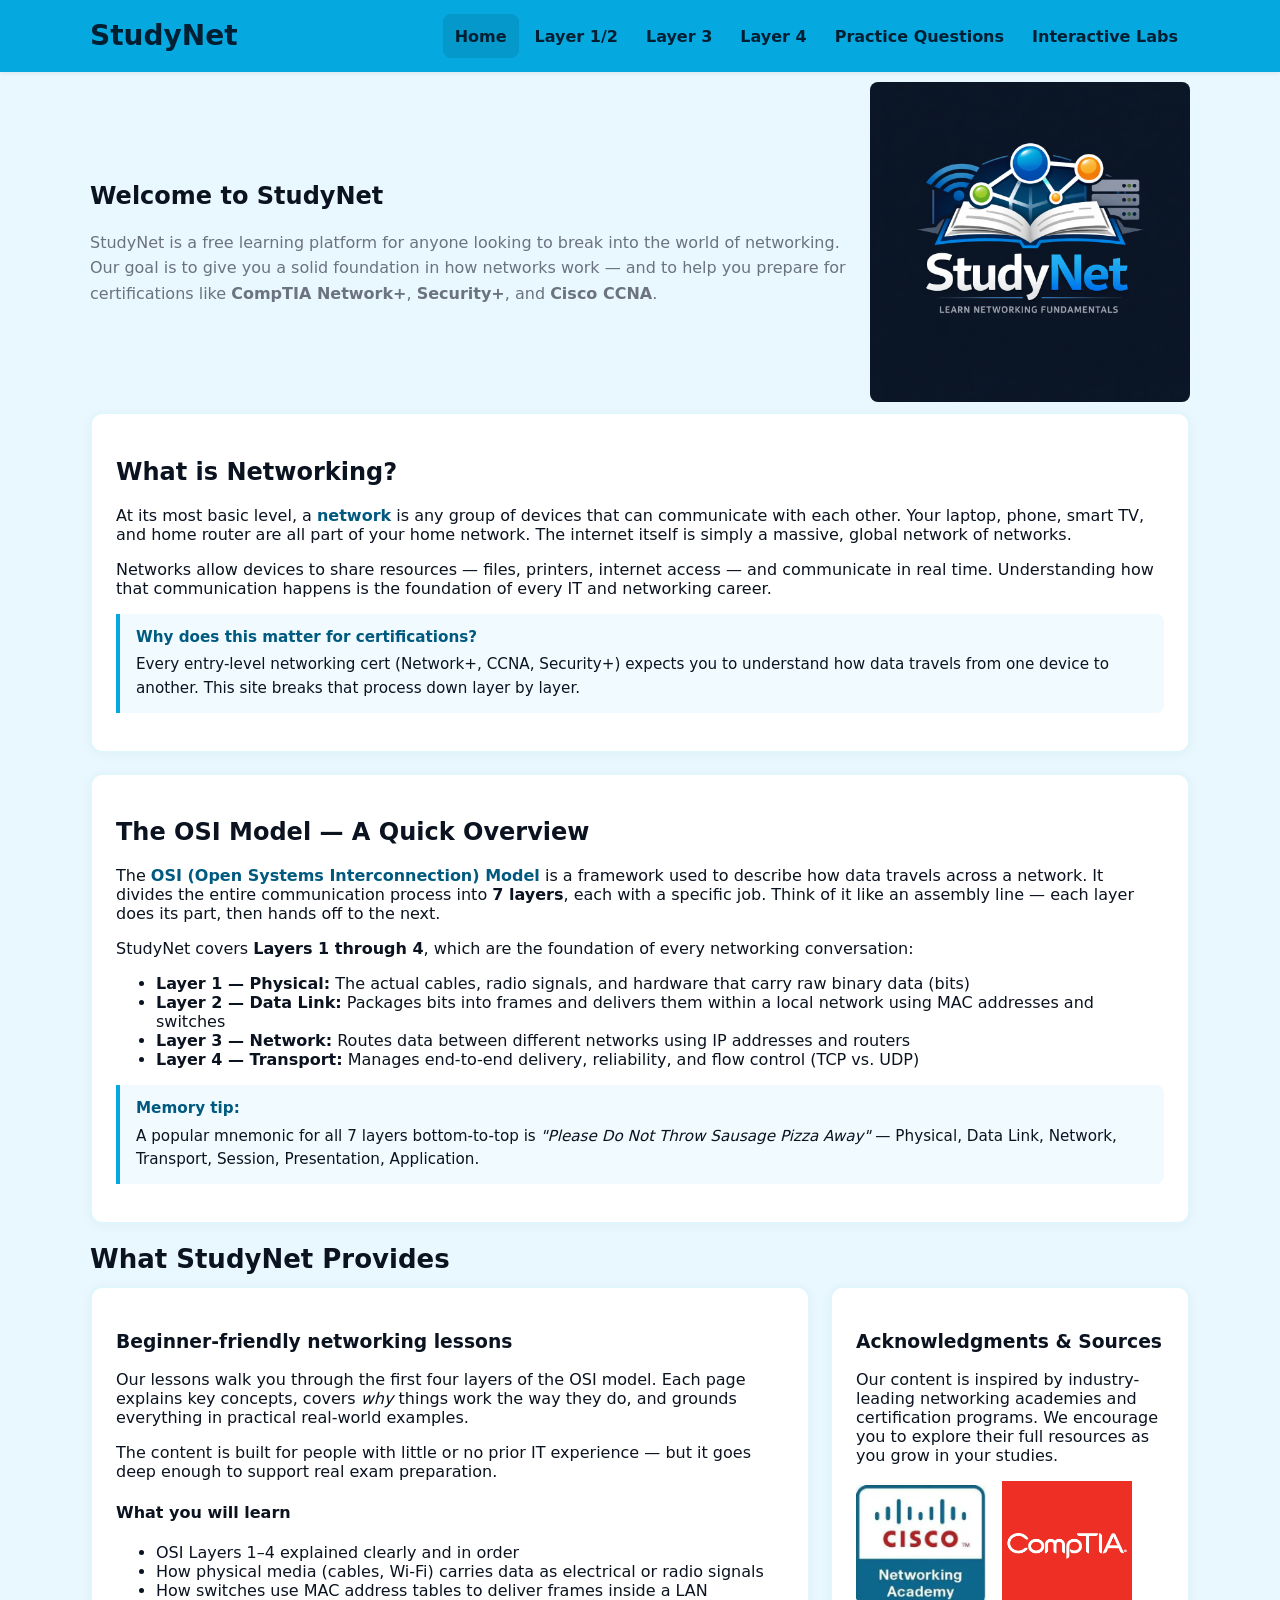
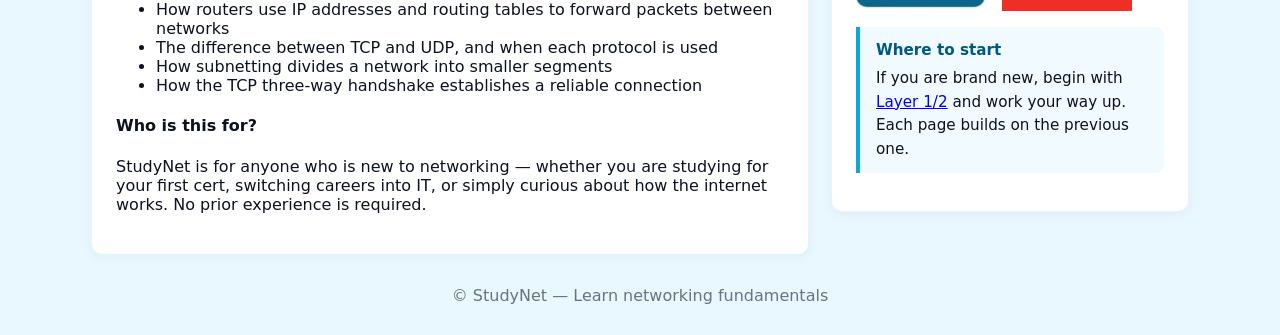
<file: index.html>
<!doctype html>
<html lang="en">
<head>
  <meta charset="utf-8" />
  <meta name="viewport" content="width=device-width,initial-scale=1" />
  <title>StudyNet — Home</title>
  <link rel="stylesheet" href="styles.css" />
</head>
<body>
  <header class="site-header" role="banner">
    <div class="container header-inner">
      <div class="brand">StudyNet</div>

      <button
        class="nav-toggle"
        aria-controls="main-nav"
        aria-expanded="false"
        aria-label="Toggle navigation"
      >
        <span class="icon-open"  aria-hidden="true">&#9776;</span>
        <span class="icon-close" aria-hidden="true">&#10005;</span>
      </button>

      <nav class="site-nav" id="main-nav" role="navigation" aria-label="Main navigation">
        <ul class="nav-list">
          <li><a href="index.html" aria-current="page">Home</a></li>
          <li><a href="layer-1-2.html">Layer 1/2</a></li>
          <li><a href="layer-3.html">Layer 3</a></li>
          <li><a href="layer-4-transport-layer.html">Layer 4</a></li>
          <li><a href="practicequestion.html">Practice Questions</a></li>
          <li><a href="interactivelabs.html">Interactive Labs</a></li>
        </ul>
      </nav>
    </div>
  </header>

  <main class="container" role="main">

    <!-- Hero -->
    <section class="hero" aria-labelledby="welcome-heading">
      <div class="hero-content">
        <h1 id="welcome-heading">Welcome to StudyNet</h1>
        <p class="lead">StudyNet is a free learning platform for anyone looking to break into the world of networking. Our goal is to give you a solid foundation in how networks work — and to help you prepare for certifications like <strong>CompTIA Network+</strong>, <strong>Security+</strong>, and <strong>Cisco CCNA</strong>.</p>
      </div>
      <figure class="hero-figure" aria-hidden="false">
        <img src="images/logo.png" alt="StudyNet logo" class="responsive-figure" />
        <figcaption class="sr-only">StudyNet logo</figcaption>
      </figure>
    </section>

    <!-- What is networking -->
    <section aria-labelledby="what-net-heading" style="margin-bottom:20px;">
      <div class="card">
        <h2 id="what-net-heading">What is Networking?</h2>
        <p>At its most basic level, a <span class="def-term">network</span> is any group of devices that can communicate with each other. Your laptop, phone, smart TV, and home router are all part of your home network. The internet itself is simply a massive, global network of networks.</p>
        <p>Networks allow devices to share resources — files, printers, internet access — and communicate in real time. Understanding how that communication happens is the foundation of every IT and networking career.</p>
        <div class="callout">
          <strong>Why does this matter for certifications?</strong>
          Every entry-level networking cert (Network+, CCNA, Security+) expects you to understand how data travels from one device to another. This site breaks that process down layer by layer.
        </div>
      </div>
    </section>

    <!-- OSI Model Overview -->
    <section aria-labelledby="osi-heading" style="margin-bottom:20px;">
      <div class="card">
        <h2 id="osi-heading">The OSI Model — A Quick Overview</h2>
        <p>The <span class="def-term">OSI (Open Systems Interconnection) Model</span> is a framework used to describe how data travels across a network. It divides the entire communication process into <strong>7 layers</strong>, each with a specific job. Think of it like an assembly line — each layer does its part, then hands off to the next.</p>
        <p>StudyNet covers <strong>Layers 1 through 4</strong>, which are the foundation of every networking conversation:</p>
        <ul>
          <li><strong>Layer 1 — Physical:</strong> The actual cables, radio signals, and hardware that carry raw binary data (bits)</li>
          <li><strong>Layer 2 — Data Link:</strong> Packages bits into frames and delivers them within a local network using MAC addresses and switches</li>
          <li><strong>Layer 3 — Network:</strong> Routes data between different networks using IP addresses and routers</li>
          <li><strong>Layer 4 — Transport:</strong> Manages end-to-end delivery, reliability, and flow control (TCP vs. UDP)</li>
        </ul>
        <div class="callout">
          <strong>Memory tip:</strong> A popular mnemonic for all 7 layers bottom-to-top is <em>"Please Do Not Throw Sausage Pizza Away"</em> — Physical, Data Link, Network, Transport, Session, Presentation, Application.
        </div>
      </div>
    </section>

    <!-- What we provide + Acknowledgments -->
    <section aria-labelledby="what-heading" class="section">
      <h2 id="what-heading" class="section-title">What StudyNet Provides</h2>

      <div class="grid">
        <article class="card">
          <h3>Beginner-friendly networking lessons</h3>
          <p>Our lessons walk you through the first four layers of the OSI model. Each page explains key concepts, covers <em>why</em> things work the way they do, and grounds everything in practical real-world examples.</p>
          <p>The content is built for people with little or no prior IT experience — but it goes deep enough to support real exam preparation.</p>

          <h4>What you will learn</h4>
          <ul>
            <li>OSI Layers 1–4 explained clearly and in order</li>
            <li>How physical media (cables, Wi-Fi) carries data as electrical or radio signals</li>
            <li>How switches use MAC address tables to deliver frames inside a LAN</li>
            <li>How routers use IP addresses and routing tables to forward packets between networks</li>
            <li>The difference between TCP and UDP, and when each protocol is used</li>
            <li>How subnetting divides a network into smaller segments</li>
            <li>How the TCP three-way handshake establishes a reliable connection</li>
          </ul>

          <h4>Who is this for?</h4>
          <p>StudyNet is for anyone who is new to networking — whether you are studying for your first cert, switching careers into IT, or simply curious about how the internet works. No prior experience is required.</p>
        </article>

        <aside class="card" aria-labelledby="ack-heading">
          <h3 id="ack-heading">Acknowledgments &amp; Sources</h3>
          <p>Our content is inspired by industry-leading networking academies and certification programs. We encourage you to explore their full resources as you grow in your studies.</p>

          <div class="logo-row" aria-hidden="true">
            <img src="images/netacad.webp" alt="Cisco NetAcad logo" class="logo-img" />
            <img src="images/comptia.png"  alt="CompTIA logo"       class="logo-img" />
          </div>

          <div class="callout" style="margin-top:16px;">
            <strong>Where to start</strong>
            If you are brand new, begin with <a href="layer-1-2.html">Layer 1/2</a> and work your way up. Each page builds on the previous one.
          </div>
        </aside>
      </div>
    </section>

    <footer class="site-footer" role="contentinfo">
      <p>&copy; StudyNet — Learn networking fundamentals</p>
    </footer>
  </main>

  <script>
    const toggle = document.querySelector('.nav-toggle');
    const nav    = document.getElementById('main-nav');
    toggle.addEventListener('click', () => {
      const expanded = toggle.getAttribute('aria-expanded') === 'true';
      toggle.setAttribute('aria-expanded', String(!expanded));
      nav.classList.toggle('is-open', !expanded);
    });
    nav.querySelectorAll('a').forEach(a => {
      a.addEventListener('click', () => {
        toggle.setAttribute('aria-expanded', 'false');
        nav.classList.remove('is-open');
      });
    });
  </script>
</body>
</html>
</file>
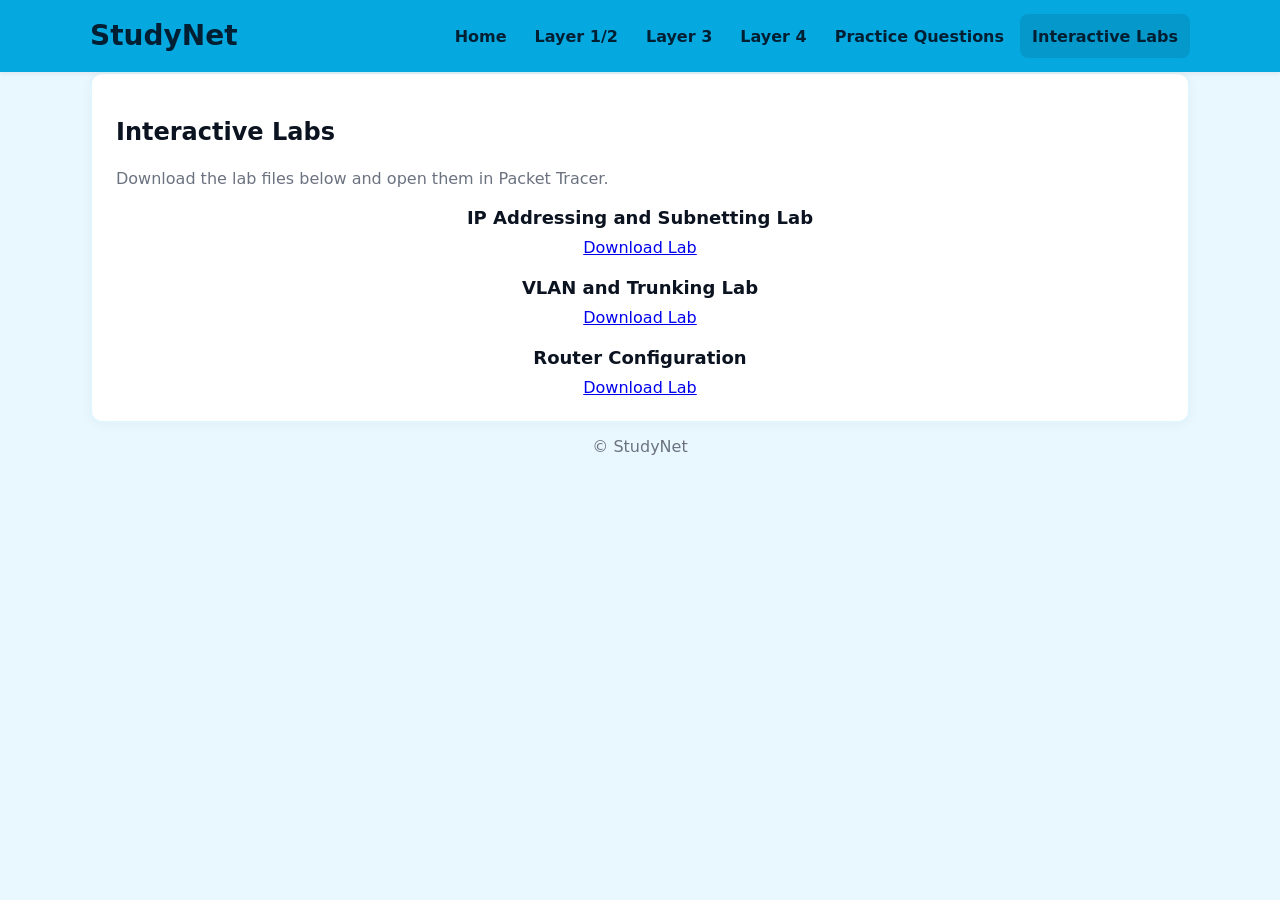
<file: interactivelabs.html>
<!doctype html>
<html lang="en">
<head>
  <meta charset="utf-8" />
  <meta name="viewport" content="width=device-width,initial-scale=1" />
  <title>StudyNet — Interactive Labs</title>
  <link rel="stylesheet" href="styles.css">
</head>
<body>
  <header class="site-header" role="banner">
    <div class="container header-inner">
      <div class="brand">StudyNet</div>
 
      <button
        class="nav-toggle"
        aria-controls="main-nav"
        aria-expanded="false"
        aria-label="Toggle navigation"
      >
        <span class="icon-open"  aria-hidden="true">&#9776;</span>
        <span class="icon-close" aria-hidden="true">&#10005;</span>
      </button>
 
      <nav class="site-nav" id="main-nav" role="navigation" aria-label="Main navigation">
        <ul class="nav-list">
          <li><a href="index.html">Home</a></li>
          <li><a href="layer-1-2.html">Layer 1/2</a></li>
          <li><a href="layer-3.html">Layer 3</a></li>
          <li><a href="layer-4-transport-layer.html">Layer 4</a></li>
          <li><a href="practicequestion.html">Practice Questions</a></li>
          <li><a href="interactivelabs.html" aria-current="page">Interactive Labs</a></li>
        </ul>
      </nav>
    </div>
  </header>

  <main class="container">
    <article class="card labs-card" aria-labelledby="labs-heading">
      <header class="card-header">
        <h1 id="labs-heading">Interactive Labs</h1>
        <p class="lead">Download the lab files below and open them in Packet Tracer.</p>
      </header>

      <section class="labs-list" aria-describedby="labs-desc">
        <p id="labs-desc" class="visually-hidden">List of downloadable labs</p>
        <ul class="labs">

          <li class="lab-item">
            <h2 class="lab-title">IP Addressing and Subnetting Lab</h2>
            <a class="file-link" href="Labs/SubnetLab.pka" download>
              Download Lab
            </a>
          </li>

          <li class="lab-item">
            <h2 class="lab-title">VLAN and Trunking Lab</h2>
            <a class="file-link" href="Labs/VlanTrunkLab.pka" download>
              Download Lab
            </a>
          </li>

          <li class="lab-item">
            <h2 class="lab-title">Router Configuration</h2>
            <a class="file-link" href="Labs/RouterConfig.pka" download>
              Download Lab
            </a>
          </li>

        </ul>
      </section>
    </article>
  </main>

  <footer class="site-footer" role="contentinfo">
    <div class="container">© StudyNet</div>
  </footer>

  <script>
    const toggle = document.querySelector('.nav-toggle');
    const nav    = document.getElementById('main-nav');

    toggle.addEventListener('click', () => {
      const expanded = toggle.getAttribute('aria-expanded') === 'true';
      toggle.setAttribute('aria-expanded', String(!expanded));
      nav.classList.toggle('is-open', !expanded);
    });

    nav.querySelectorAll('a').forEach(a => {
      a.addEventListener('click', () => {
        toggle.setAttribute('aria-expanded', 'false');
        nav.classList.remove('is-open');
      });
    });
  </script>
</body>
</html>
</file>
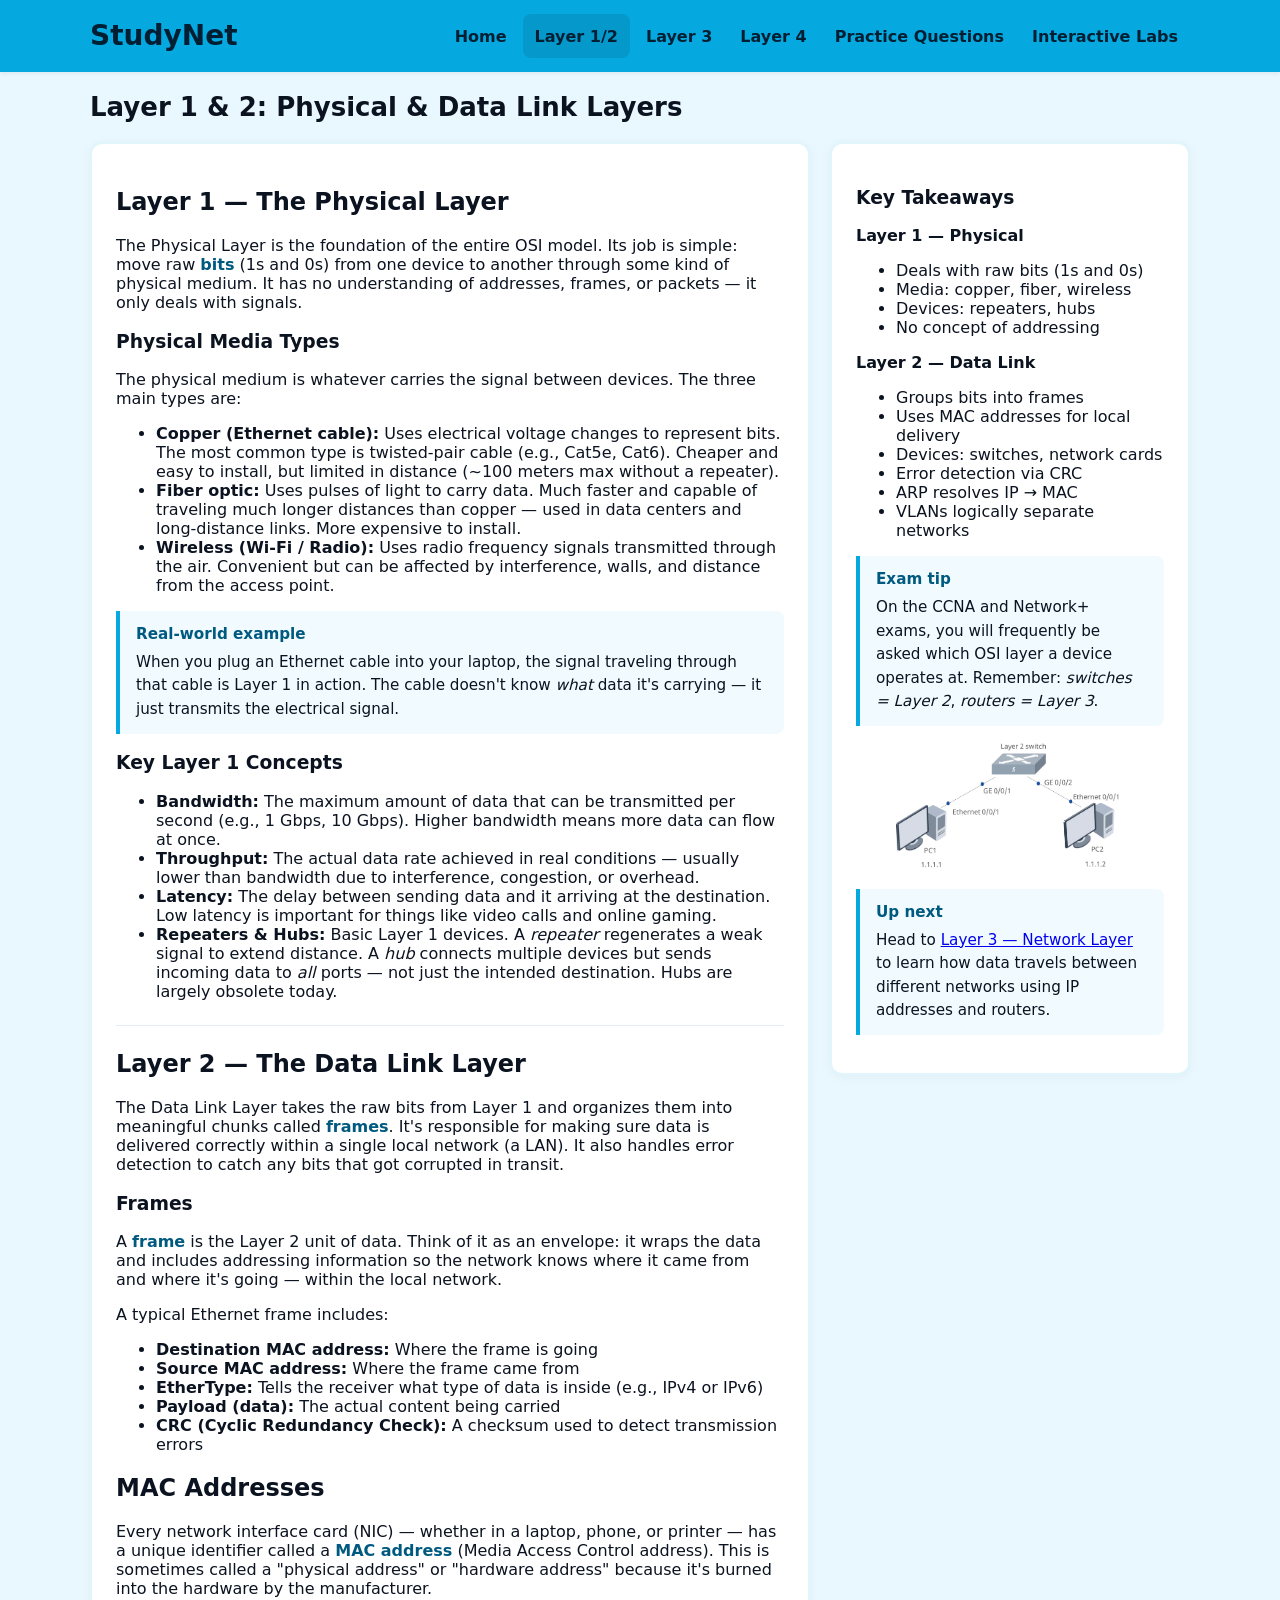
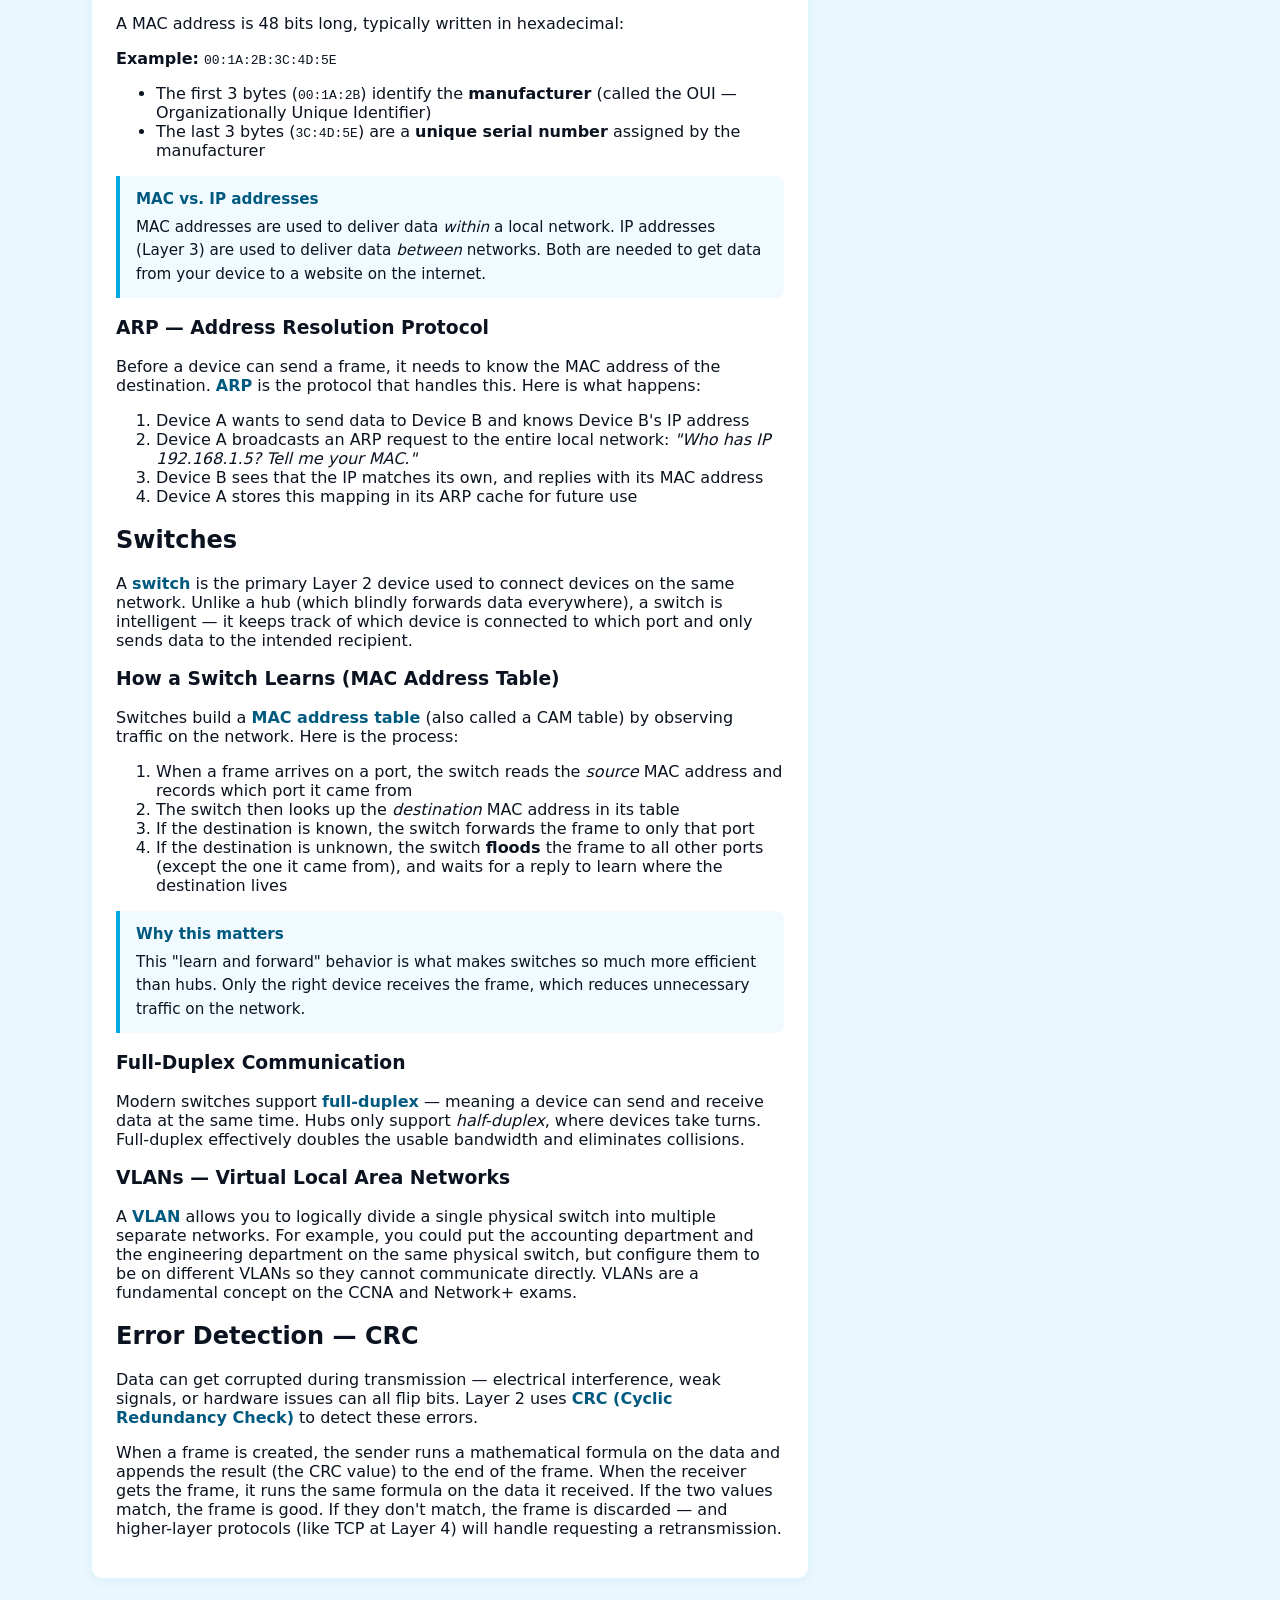
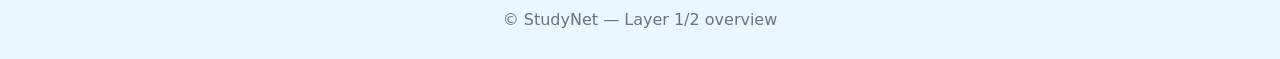
<file: layer-1-2.html>
<!doctype html>
<html lang="en">
<head>
  <meta charset="utf-8" />
  <meta name="viewport" content="width=device-width,initial-scale=1" />
  <title>StudyNet — Layer 1/2</title>
  <link rel="stylesheet" href="styles.css" />
</head>
<body>
  <header class="site-header" role="banner">
    <div class="container header-inner">
      <div class="brand">StudyNet</div>
 
      <button
        class="nav-toggle"
        aria-controls="main-nav"
        aria-expanded="false"
        aria-label="Toggle navigation"
      >
        <span class="icon-open"  aria-hidden="true">&#9776;</span>
        <span class="icon-close" aria-hidden="true">&#10005;</span>
      </button>
 
      <nav class="site-nav" id="main-nav" role="navigation" aria-label="Main navigation">
        <ul class="nav-list">
          <li><a href="index.html">Home</a></li>
          <li><a href="layer-1-2.html" aria-current="page">Layer 1/2</a></li>
          <li><a href="layer-3.html">Layer 3</a></li>
          <li><a href="layer-4-transport-layer.html">Layer 4</a></li>
          <li><a href="practicequestion.html">Practice Questions</a></li>
          <li><a href="interactivelabs.html">Interactive Labs</a></li>
        </ul>
      </nav>
    </div>
  </header>
 
  <main class="container" role="main">
    <header class="page-header">
      <h1 class="section-title">Layer 1 &amp; 2: Physical &amp; Data Link Layers</h1>
    </header>
 
    <div class="grid">
 
      <!-- Main content column -->
      <article class="card">
 
        <!-- Layer 1 -->
        <section aria-labelledby="layer1-heading">
          <h2 id="layer1-heading">Layer 1 — The Physical Layer</h2>
          <p>The Physical Layer is the foundation of the entire OSI model. Its job is simple: move raw <span class="def-term">bits</span> (1s and 0s) from one device to another through some kind of physical medium. It has no understanding of addresses, frames, or packets — it only deals with signals.</p>
 
          <h3>Physical Media Types</h3>
          <p>The physical medium is whatever carries the signal between devices. The three main types are:</p>
          <ul>
            <li><strong>Copper (Ethernet cable):</strong> Uses electrical voltage changes to represent bits. The most common type is twisted-pair cable (e.g., Cat5e, Cat6). Cheaper and easy to install, but limited in distance (~100 meters max without a repeater).</li>
            <li><strong>Fiber optic:</strong> Uses pulses of light to carry data. Much faster and capable of traveling much longer distances than copper — used in data centers and long-distance links. More expensive to install.</li>
            <li><strong>Wireless (Wi-Fi / Radio):</strong> Uses radio frequency signals transmitted through the air. Convenient but can be affected by interference, walls, and distance from the access point.</li>
          </ul>
 
          <div class="callout">
            <strong>Real-world example</strong>
            When you plug an Ethernet cable into your laptop, the signal traveling through that cable is Layer 1 in action. The cable doesn't know <em>what</em> data it's carrying — it just transmits the electrical signal.
          </div>
 
          <h3>Key Layer 1 Concepts</h3>
          <ul>
            <li><strong>Bandwidth:</strong> The maximum amount of data that can be transmitted per second (e.g., 1 Gbps, 10 Gbps). Higher bandwidth means more data can flow at once.</li>
            <li><strong>Throughput:</strong> The actual data rate achieved in real conditions — usually lower than bandwidth due to interference, congestion, or overhead.</li>
            <li><strong>Latency:</strong> The delay between sending data and it arriving at the destination. Low latency is important for things like video calls and online gaming.</li>
            <li><strong>Repeaters &amp; Hubs:</strong> Basic Layer 1 devices. A <em>repeater</em> regenerates a weak signal to extend distance. A <em>hub</em> connects multiple devices but sends incoming data to <em>all</em> ports — not just the intended destination. Hubs are largely obsolete today.</li>
          </ul>
        </section>
 
        <hr style="border:none;border-top:1px solid #e5eef6;margin:24px 0;" />
 
        <!-- Layer 2 -->
        <section aria-labelledby="layer2-heading">
          <h2 id="layer2-heading">Layer 2 — The Data Link Layer</h2>
          <p>The Data Link Layer takes the raw bits from Layer 1 and organizes them into meaningful chunks called <span class="def-term">frames</span>. It's responsible for making sure data is delivered correctly within a single local network (a LAN). It also handles error detection to catch any bits that got corrupted in transit.</p>
 
          <h3>Frames</h3>
          <p>A <span class="def-term">frame</span> is the Layer 2 unit of data. Think of it as an envelope: it wraps the data and includes addressing information so the network knows where it came from and where it's going — within the local network.</p>
          <p>A typical Ethernet frame includes:</p>
          <ul>
            <li><strong>Destination MAC address:</strong> Where the frame is going</li>
            <li><strong>Source MAC address:</strong> Where the frame came from</li>
            <li><strong>EtherType:</strong> Tells the receiver what type of data is inside (e.g., IPv4 or IPv6)</li>
            <li><strong>Payload (data):</strong> The actual content being carried</li>
            <li><strong>CRC (Cyclic Redundancy Check):</strong> A checksum used to detect transmission errors</li>
          </ul>
        </section>
 
        <section aria-labelledby="mac">
          <h2 id="mac">MAC Addresses</h2>
          <p>Every network interface card (NIC) — whether in a laptop, phone, or printer — has a unique identifier called a <span class="def-term">MAC address</span> (Media Access Control address). This is sometimes called a "physical address" or "hardware address" because it's burned into the hardware by the manufacturer.</p>
          <p>A MAC address is 48 bits long, typically written in hexadecimal:</p>
          <p><strong>Example:</strong> <code>00:1A:2B:3C:4D:5E</code></p>
          <ul>
            <li>The first 3 bytes (<code>00:1A:2B</code>) identify the <strong>manufacturer</strong> (called the OUI — Organizationally Unique Identifier)</li>
            <li>The last 3 bytes (<code>3C:4D:5E</code>) are a <strong>unique serial number</strong> assigned by the manufacturer</li>
          </ul>
          <div class="callout">
            <strong>MAC vs. IP addresses</strong>
            MAC addresses are used to deliver data <em>within</em> a local network. IP addresses (Layer 3) are used to deliver data <em>between</em> networks. Both are needed to get data from your device to a website on the internet.
          </div>
 
          <h3>ARP — Address Resolution Protocol</h3>
          <p>Before a device can send a frame, it needs to know the MAC address of the destination. <span class="def-term">ARP</span> is the protocol that handles this. Here is what happens:</p>
          <ol>
            <li>Device A wants to send data to Device B and knows Device B's IP address</li>
            <li>Device A broadcasts an ARP request to the entire local network: <em>"Who has IP 192.168.1.5? Tell me your MAC."</em></li>
            <li>Device B sees that the IP matches its own, and replies with its MAC address</li>
            <li>Device A stores this mapping in its ARP cache for future use</li>
          </ol>
        </section>
 
        <section aria-labelledby="switches">
          <h2 id="switches">Switches</h2>
          <p>A <span class="def-term">switch</span> is the primary Layer 2 device used to connect devices on the same network. Unlike a hub (which blindly forwards data everywhere), a switch is intelligent — it keeps track of which device is connected to which port and only sends data to the intended recipient.</p>
 
          <h3>How a Switch Learns (MAC Address Table)</h3>
          <p>Switches build a <span class="def-term">MAC address table</span> (also called a CAM table) by observing traffic on the network. Here is the process:</p>
          <ol>
            <li>When a frame arrives on a port, the switch reads the <em>source</em> MAC address and records which port it came from</li>
            <li>The switch then looks up the <em>destination</em> MAC address in its table</li>
            <li>If the destination is known, the switch forwards the frame to only that port</li>
            <li>If the destination is unknown, the switch <strong>floods</strong> the frame to all other ports (except the one it came from), and waits for a reply to learn where the destination lives</li>
          </ol>
 
          <div class="callout">
            <strong>Why this matters</strong>
            This "learn and forward" behavior is what makes switches so much more efficient than hubs. Only the right device receives the frame, which reduces unnecessary traffic on the network.
          </div>
 
          <h3>Full-Duplex Communication</h3>
          <p>Modern switches support <span class="def-term">full-duplex</span> — meaning a device can send and receive data at the same time. Hubs only support <em>half-duplex</em>, where devices take turns. Full-duplex effectively doubles the usable bandwidth and eliminates collisions.</p>
 
          <h3>VLANs — Virtual Local Area Networks</h3>
          <p>A <span class="def-term">VLAN</span> allows you to logically divide a single physical switch into multiple separate networks. For example, you could put the accounting department and the engineering department on the same physical switch, but configure them to be on different VLANs so they cannot communicate directly. VLANs are a fundamental concept on the CCNA and Network+ exams.</p>
        </section>
 
        <section aria-labelledby="error-detect">
          <h2 id="error-detect">Error Detection — CRC</h2>
          <p>Data can get corrupted during transmission — electrical interference, weak signals, or hardware issues can all flip bits. Layer 2 uses <span class="def-term">CRC (Cyclic Redundancy Check)</span> to detect these errors.</p>
          <p>When a frame is created, the sender runs a mathematical formula on the data and appends the result (the CRC value) to the end of the frame. When the receiver gets the frame, it runs the same formula on the data it received. If the two values match, the frame is good. If they don't match, the frame is discarded — and higher-layer protocols (like TCP at Layer 4) will handle requesting a retransmission.</p>
        </section>
 
      </article>
 
      <!-- Sidebar -->
      <aside class="card" aria-labelledby="key-takeaways">
        <h3 id="key-takeaways">Key Takeaways</h3>
 
        <p class="kv">Layer 1 — Physical</p>
        <ul>
          <li>Deals with raw bits (1s and 0s)</li>
          <li>Media: copper, fiber, wireless</li>
          <li>Devices: repeaters, hubs</li>
          <li>No concept of addressing</li>
        </ul>
 
        <p class="kv" style="margin-top:12px;">Layer 2 — Data Link</p>
        <ul>
          <li>Groups bits into frames</li>
          <li>Uses MAC addresses for local delivery</li>
          <li>Devices: switches, network cards</li>
          <li>Error detection via CRC</li>
          <li>ARP resolves IP → MAC</li>
          <li>VLANs logically separate networks</li>
        </ul>
 
        <div class="callout" style="margin-top:16px;">
          <strong>Exam tip</strong>
          On the CCNA and Network+ exams, you will frequently be asked which OSI layer a device operates at. Remember: <em>switches = Layer 2</em>, <em>routers = Layer 3</em>.
        </div>
 
        <figure class="figure">
          <img
            src="images/layer-2-switch-topology.webp"
            alt="Diagram showing Layer 1 and Layer 2 of the OSI model"
            class="responsive-figure"
            style="max-width:100%;height:auto;"
          />
          <figcaption class="sr-only">Layer 1/2 diagram</figcaption>
        </figure>
 
        <div class="callout" style="margin-top:16px;">
          <strong>Up next</strong>
          Head to <a href="layer-3.html">Layer 3 — Network Layer</a> to learn how data travels between different networks using IP addresses and routers.
        </div>
      </aside>
 
    </div>
 
    <footer class="site-footer" role="contentinfo">
      <p>&copy; StudyNet — Layer 1/2 overview</p>
    </footer>
  </main>
 
  <script>
    const toggle = document.querySelector('.nav-toggle');
    const nav    = document.getElementById('main-nav');
    toggle.addEventListener('click', () => {
      const expanded = toggle.getAttribute('aria-expanded') === 'true';
      toggle.setAttribute('aria-expanded', String(!expanded));
      nav.classList.toggle('is-open', !expanded);
    });
    nav.querySelectorAll('a').forEach(a => {
      a.addEventListener('click', () => {
        toggle.setAttribute('aria-expanded', 'false');
        nav.classList.remove('is-open');
      });
    });
  </script>
</body>
</html>
</file>
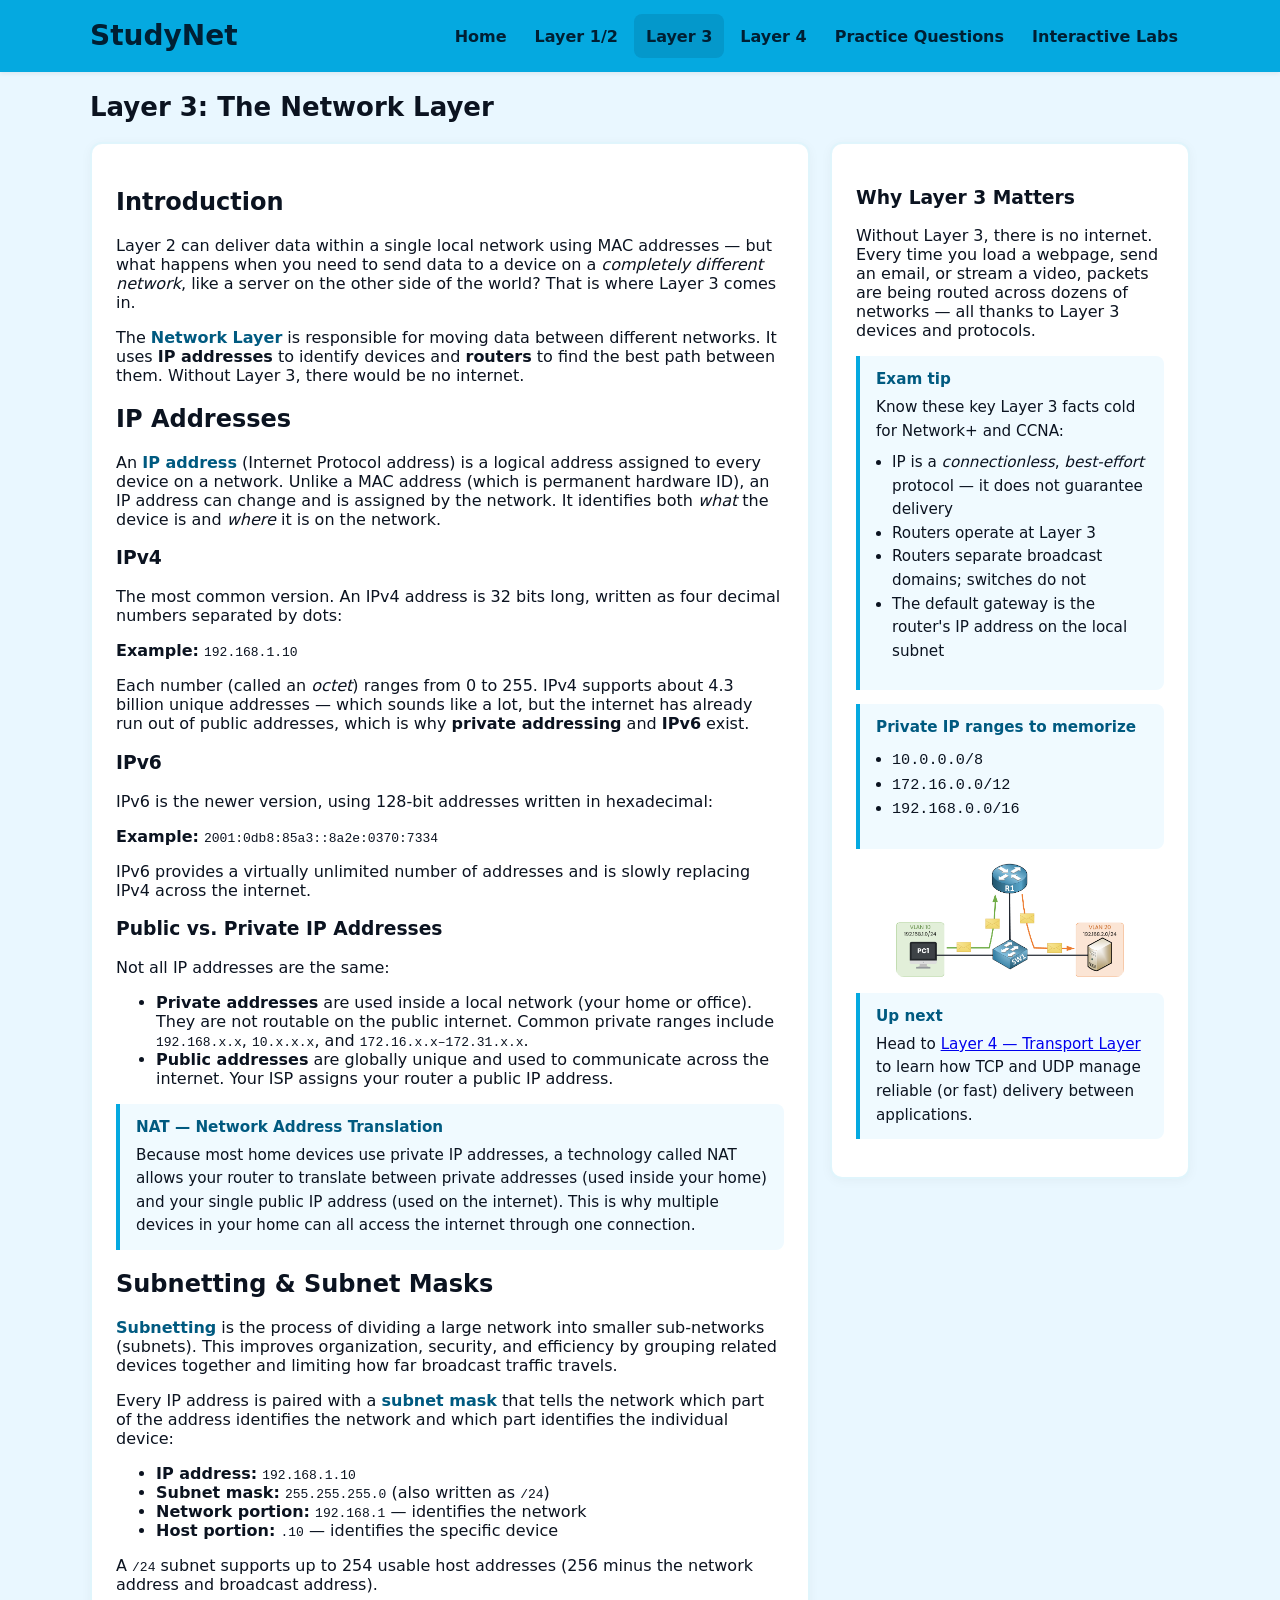
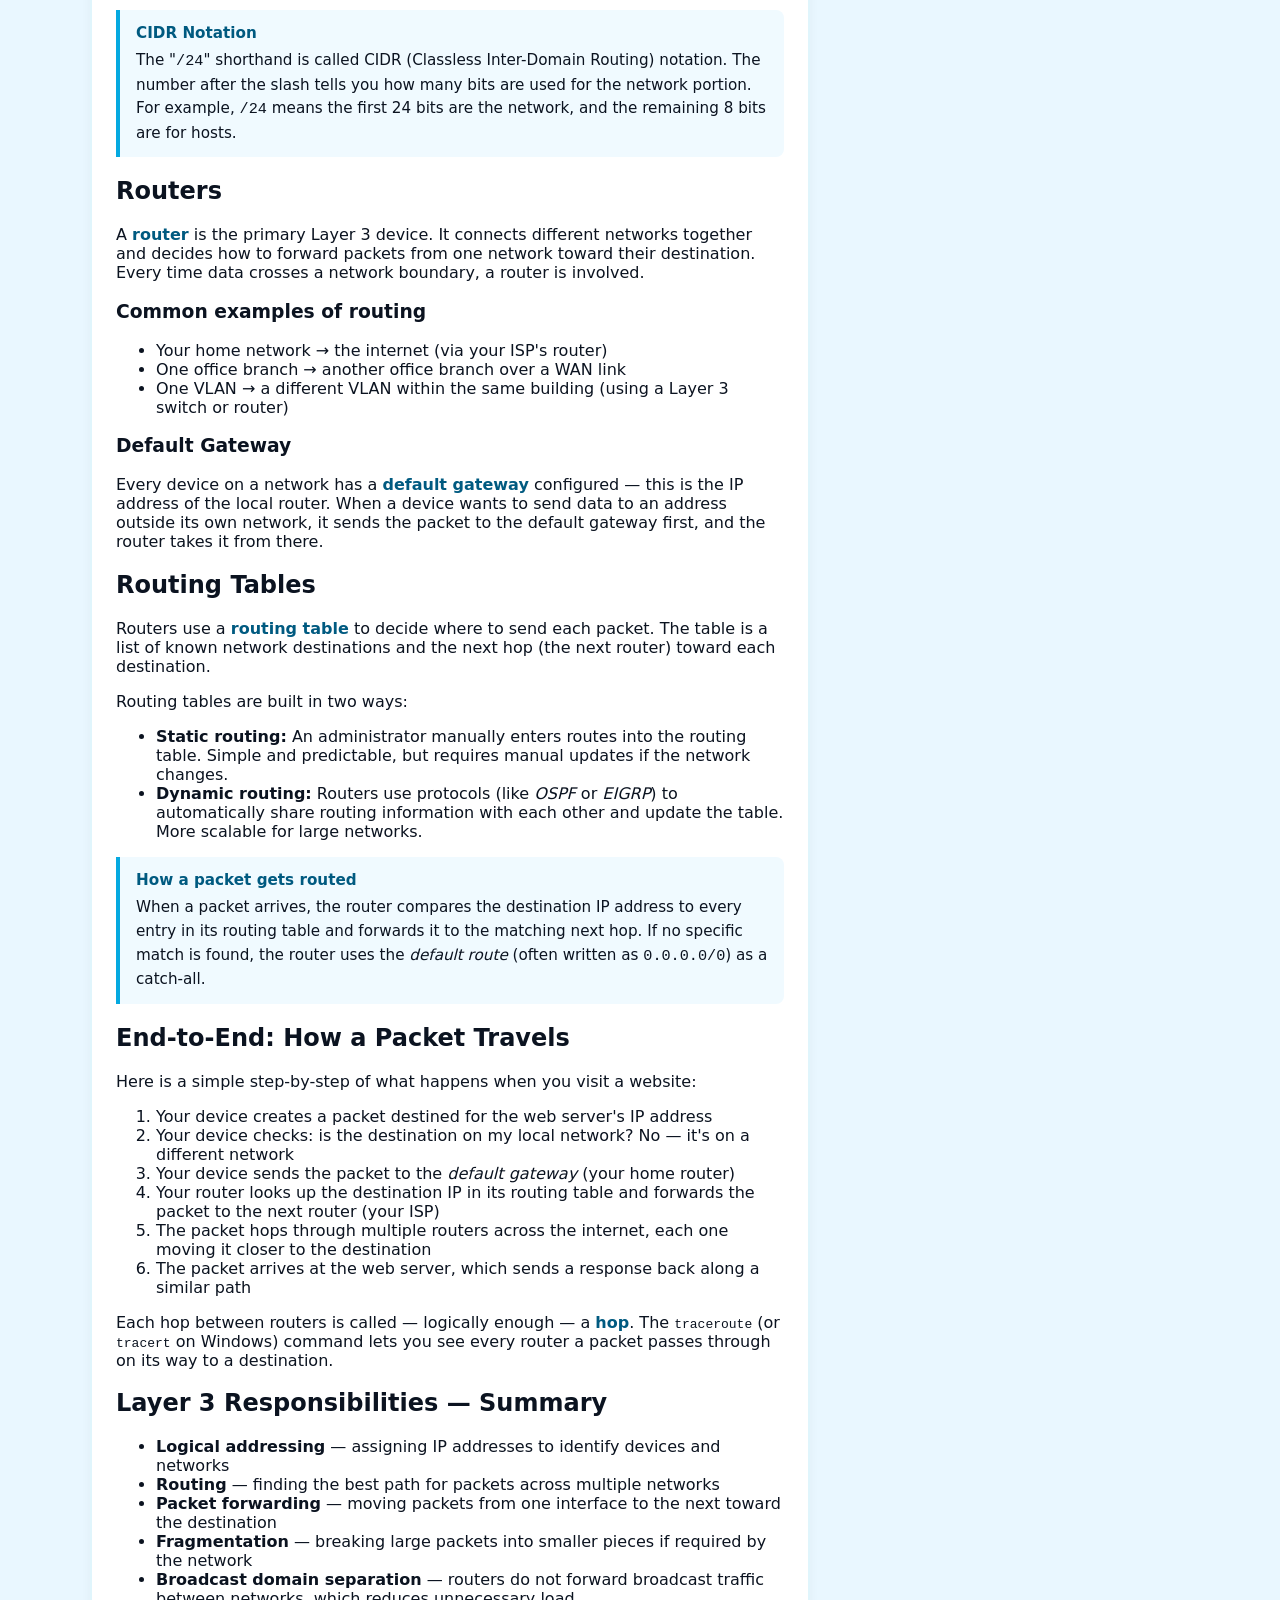
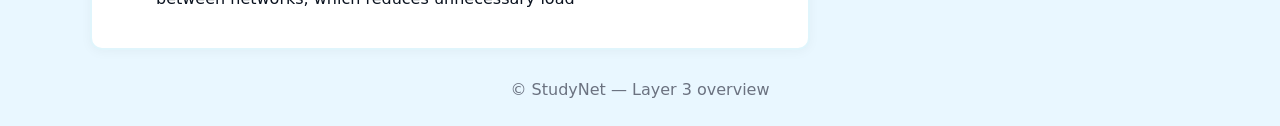
<file: layer-3.html>
<!doctype html>
<html lang="en">
<head>
  <meta charset="utf-8" />
  <meta name="viewport" content="width=device-width,initial-scale=1" />
  <title>StudyNet — Layer 3</title>
  <link rel="stylesheet" href="styles.css" />
</head>
<body>
  <header class="site-header" role="banner">
    <div class="container header-inner">
      <div class="brand">StudyNet</div>
 
      <button
        class="nav-toggle"
        aria-controls="main-nav"
        aria-expanded="false"
        aria-label="Toggle navigation"
      >
        <span class="icon-open"  aria-hidden="true">&#9776;</span>
        <span class="icon-close" aria-hidden="true">&#10005;</span>
      </button>
 
      <nav class="site-nav" id="main-nav" role="navigation" aria-label="Main navigation">
        <ul class="nav-list">
          <li><a href="index.html">Home</a></li>
          <li><a href="layer-1-2.html">Layer 1/2</a></li>
          <li><a href="layer-3.html" aria-current="page">Layer 3</a></li>
          <li><a href="layer-4-transport-layer.html">Layer 4</a></li>
          <li><a href="practicequestion.html">Practice Questions</a></li>
          <li><a href="interactivelabs.html">Interactive Labs</a></li>
        </ul>
      </nav>
    </div>
  </header>
 
  <main class="container" role="main">
    <header class="page-header">
      <h1 class="section-title">Layer 3: The Network Layer</h1>
    </header>
 
    <div class="grid">
 
      <!-- Main content column -->
      <article class="card">
 
        <section aria-labelledby="intro">
          <h2 id="intro">Introduction</h2>
          <p>Layer 2 can deliver data within a single local network using MAC addresses — but what happens when you need to send data to a device on a <em>completely different network</em>, like a server on the other side of the world? That is where Layer 3 comes in.</p>
          <p>The <span class="def-term">Network Layer</span> is responsible for moving data between different networks. It uses <strong>IP addresses</strong> to identify devices and <strong>routers</strong> to find the best path between them. Without Layer 3, there would be no internet.</p>
        </section>
 
        <section aria-labelledby="ip-addresses">
          <h2 id="ip-addresses">IP Addresses</h2>
          <p>An <span class="def-term">IP address</span> (Internet Protocol address) is a logical address assigned to every device on a network. Unlike a MAC address (which is permanent hardware ID), an IP address can change and is assigned by the network. It identifies both <em>what</em> the device is and <em>where</em> it is on the network.</p>
 
          <h3>IPv4</h3>
          <p>The most common version. An IPv4 address is 32 bits long, written as four decimal numbers separated by dots:</p>
          <p><strong>Example:</strong> <code>192.168.1.10</code></p>
          <p>Each number (called an <em>octet</em>) ranges from 0 to 255. IPv4 supports about 4.3 billion unique addresses — which sounds like a lot, but the internet has already run out of public addresses, which is why <strong>private addressing</strong> and <strong>IPv6</strong> exist.</p>
 
          <h3>IPv6</h3>
          <p>IPv6 is the newer version, using 128-bit addresses written in hexadecimal:</p>
          <p><strong>Example:</strong> <code>2001:0db8:85a3::8a2e:0370:7334</code></p>
          <p>IPv6 provides a virtually unlimited number of addresses and is slowly replacing IPv4 across the internet.</p>
 
          <h3>Public vs. Private IP Addresses</h3>
          <p>Not all IP addresses are the same:</p>
          <ul>
            <li><strong>Private addresses</strong> are used inside a local network (your home or office). They are not routable on the public internet. Common private ranges include <code>192.168.x.x</code>, <code>10.x.x.x</code>, and <code>172.16.x.x–172.31.x.x</code>.</li>
            <li><strong>Public addresses</strong> are globally unique and used to communicate across the internet. Your ISP assigns your router a public IP address.</li>
          </ul>
          <div class="callout">
            <strong>NAT — Network Address Translation</strong>
            Because most home devices use private IP addresses, a technology called NAT allows your router to translate between private addresses (used inside your home) and your single public IP address (used on the internet). This is why multiple devices in your home can all access the internet through one connection.
          </div>
        </section>
 
        <section aria-labelledby="subnetting">
          <h2 id="subnetting">Subnetting &amp; Subnet Masks</h2>
          <p><span class="def-term">Subnetting</span> is the process of dividing a large network into smaller sub-networks (subnets). This improves organization, security, and efficiency by grouping related devices together and limiting how far broadcast traffic travels.</p>
          <p>Every IP address is paired with a <span class="def-term">subnet mask</span> that tells the network which part of the address identifies the network and which part identifies the individual device:</p>
          <ul>
            <li><strong>IP address:</strong> <code>192.168.1.10</code></li>
            <li><strong>Subnet mask:</strong> <code>255.255.255.0</code> (also written as <code>/24</code>)</li>
            <li><strong>Network portion:</strong> <code>192.168.1</code> — identifies the network</li>
            <li><strong>Host portion:</strong> <code>.10</code> — identifies the specific device</li>
          </ul>
          <p>A <code>/24</code> subnet supports up to 254 usable host addresses (256 minus the network address and broadcast address).</p>
 
          <div class="callout">
            <strong>CIDR Notation</strong>
            The "<code>/24</code>" shorthand is called CIDR (Classless Inter-Domain Routing) notation. The number after the slash tells you how many bits are used for the network portion. For example, <code>/24</code> means the first 24 bits are the network, and the remaining 8 bits are for hosts.
          </div>
        </section>
 
        <section aria-labelledby="routers">
          <h2 id="routers">Routers</h2>
          <p>A <span class="def-term">router</span> is the primary Layer 3 device. It connects different networks together and decides how to forward packets from one network toward their destination. Every time data crosses a network boundary, a router is involved.</p>
 
          <h3>Common examples of routing</h3>
          <ul>
            <li>Your home network → the internet (via your ISP's router)</li>
            <li>One office branch → another office branch over a WAN link</li>
            <li>One VLAN → a different VLAN within the same building (using a Layer 3 switch or router)</li>
          </ul>
 
          <h3>Default Gateway</h3>
          <p>Every device on a network has a <span class="def-term">default gateway</span> configured — this is the IP address of the local router. When a device wants to send data to an address outside its own network, it sends the packet to the default gateway first, and the router takes it from there.</p>
        </section>
 
        <section aria-labelledby="routing-tables">
          <h2 id="routing-tables">Routing Tables</h2>
          <p>Routers use a <span class="def-term">routing table</span> to decide where to send each packet. The table is a list of known network destinations and the next hop (the next router) toward each destination.</p>
 
          <p>Routing tables are built in two ways:</p>
          <ul>
            <li><strong>Static routing:</strong> An administrator manually enters routes into the routing table. Simple and predictable, but requires manual updates if the network changes.</li>
            <li><strong>Dynamic routing:</strong> Routers use protocols (like <em>OSPF</em> or <em>EIGRP</em>) to automatically share routing information with each other and update the table. More scalable for large networks.</li>
          </ul>
 
          <div class="callout">
            <strong>How a packet gets routed</strong>
            When a packet arrives, the router compares the destination IP address to every entry in its routing table and forwards it to the matching next hop. If no specific match is found, the router uses the <em>default route</em> (often written as <code>0.0.0.0/0</code>) as a catch-all.
          </div>
        </section>
 
        <section aria-labelledby="how">
          <h2 id="how">End-to-End: How a Packet Travels</h2>
          <p>Here is a simple step-by-step of what happens when you visit a website:</p>
          <ol>
            <li>Your device creates a packet destined for the web server's IP address</li>
            <li>Your device checks: is the destination on my local network? No — it's on a different network</li>
            <li>Your device sends the packet to the <em>default gateway</em> (your home router)</li>
            <li>Your router looks up the destination IP in its routing table and forwards the packet to the next router (your ISP)</li>
            <li>The packet hops through multiple routers across the internet, each one moving it closer to the destination</li>
            <li>The packet arrives at the web server, which sends a response back along a similar path</li>
          </ol>
          <p>Each hop between routers is called — logically enough — a <span class="def-term">hop</span>. The <code>traceroute</code> (or <code>tracert</code> on Windows) command lets you see every router a packet passes through on its way to a destination.</p>
        </section>
 
        <section aria-labelledby="resp">
          <h2 id="resp">Layer 3 Responsibilities — Summary</h2>
          <ul>
            <li><strong>Logical addressing</strong> — assigning IP addresses to identify devices and networks</li>
            <li><strong>Routing</strong> — finding the best path for packets across multiple networks</li>
            <li><strong>Packet forwarding</strong> — moving packets from one interface to the next toward the destination</li>
            <li><strong>Fragmentation</strong> — breaking large packets into smaller pieces if required by the network</li>
            <li><strong>Broadcast domain separation</strong> — routers do not forward broadcast traffic between networks, which reduces unnecessary load</li>
          </ul>
        </section>
 
      </article>
 
      <!-- Sidebar -->
      <aside class="card" aria-labelledby="why-layer-3">
        <h3 id="why-layer-3">Why Layer 3 Matters</h3>
        <p>Without Layer 3, there is no internet. Every time you load a webpage, send an email, or stream a video, packets are being routed across dozens of networks — all thanks to Layer 3 devices and protocols.</p>
 
        <div class="callout" style="margin-top:12px;">
          <strong>Exam tip</strong>
          Know these key Layer 3 facts cold for Network+ and CCNA:
          <ul style="margin-top:8px;padding-left:16px;">
            <li>IP is a <em>connectionless</em>, <em>best-effort</em> protocol — it does not guarantee delivery</li>
            <li>Routers operate at Layer 3</li>
            <li>Routers separate broadcast domains; switches do not</li>
            <li>The default gateway is the router's IP address on the local subnet</li>
          </ul>
        </div>
 
        <div class="callout" style="margin-top:12px;">
          <strong>Private IP ranges to memorize</strong>
          <ul style="margin-top:8px;padding-left:16px;">
            <li><code>10.0.0.0/8</code></li>
            <li><code>172.16.0.0/12</code></li>
            <li><code>192.168.0.0/16</code></li>
          </ul>
        </div>
 
        <figure class="figure">
          <img
            src="images/intervlan-routing-image-example.png"
            alt="Diagram showing Layer 3 routing across networks"
            class="responsive-figure"
            style="max-width:100%;height:auto;"
          />
          <figcaption class="sr-only">Layer 3 diagram</figcaption>
        </figure>
 
        <div class="callout" style="margin-top:16px;">
          <strong>Up next</strong>
          Head to <a href="layer-4-transport-layer.html">Layer 4 — Transport Layer</a> to learn how TCP and UDP manage reliable (or fast) delivery between applications.
        </div>
      </aside>
 
    </div>
 
    <footer class="site-footer" role="contentinfo">
      <p>&copy; StudyNet — Layer 3 overview</p>
    </footer>
  </main>
 
  <script>
    const toggle = document.querySelector('.nav-toggle');
    const nav    = document.getElementById('main-nav');
    toggle.addEventListener('click', () => {
      const expanded = toggle.getAttribute('aria-expanded') === 'true';
      toggle.setAttribute('aria-expanded', String(!expanded));
      nav.classList.toggle('is-open', !expanded);
    });
    nav.querySelectorAll('a').forEach(a => {
      a.addEventListener('click', () => {
        toggle.setAttribute('aria-expanded', 'false');
        nav.classList.remove('is-open');
      });
    });
  </script>
</body>
</html>
</file>
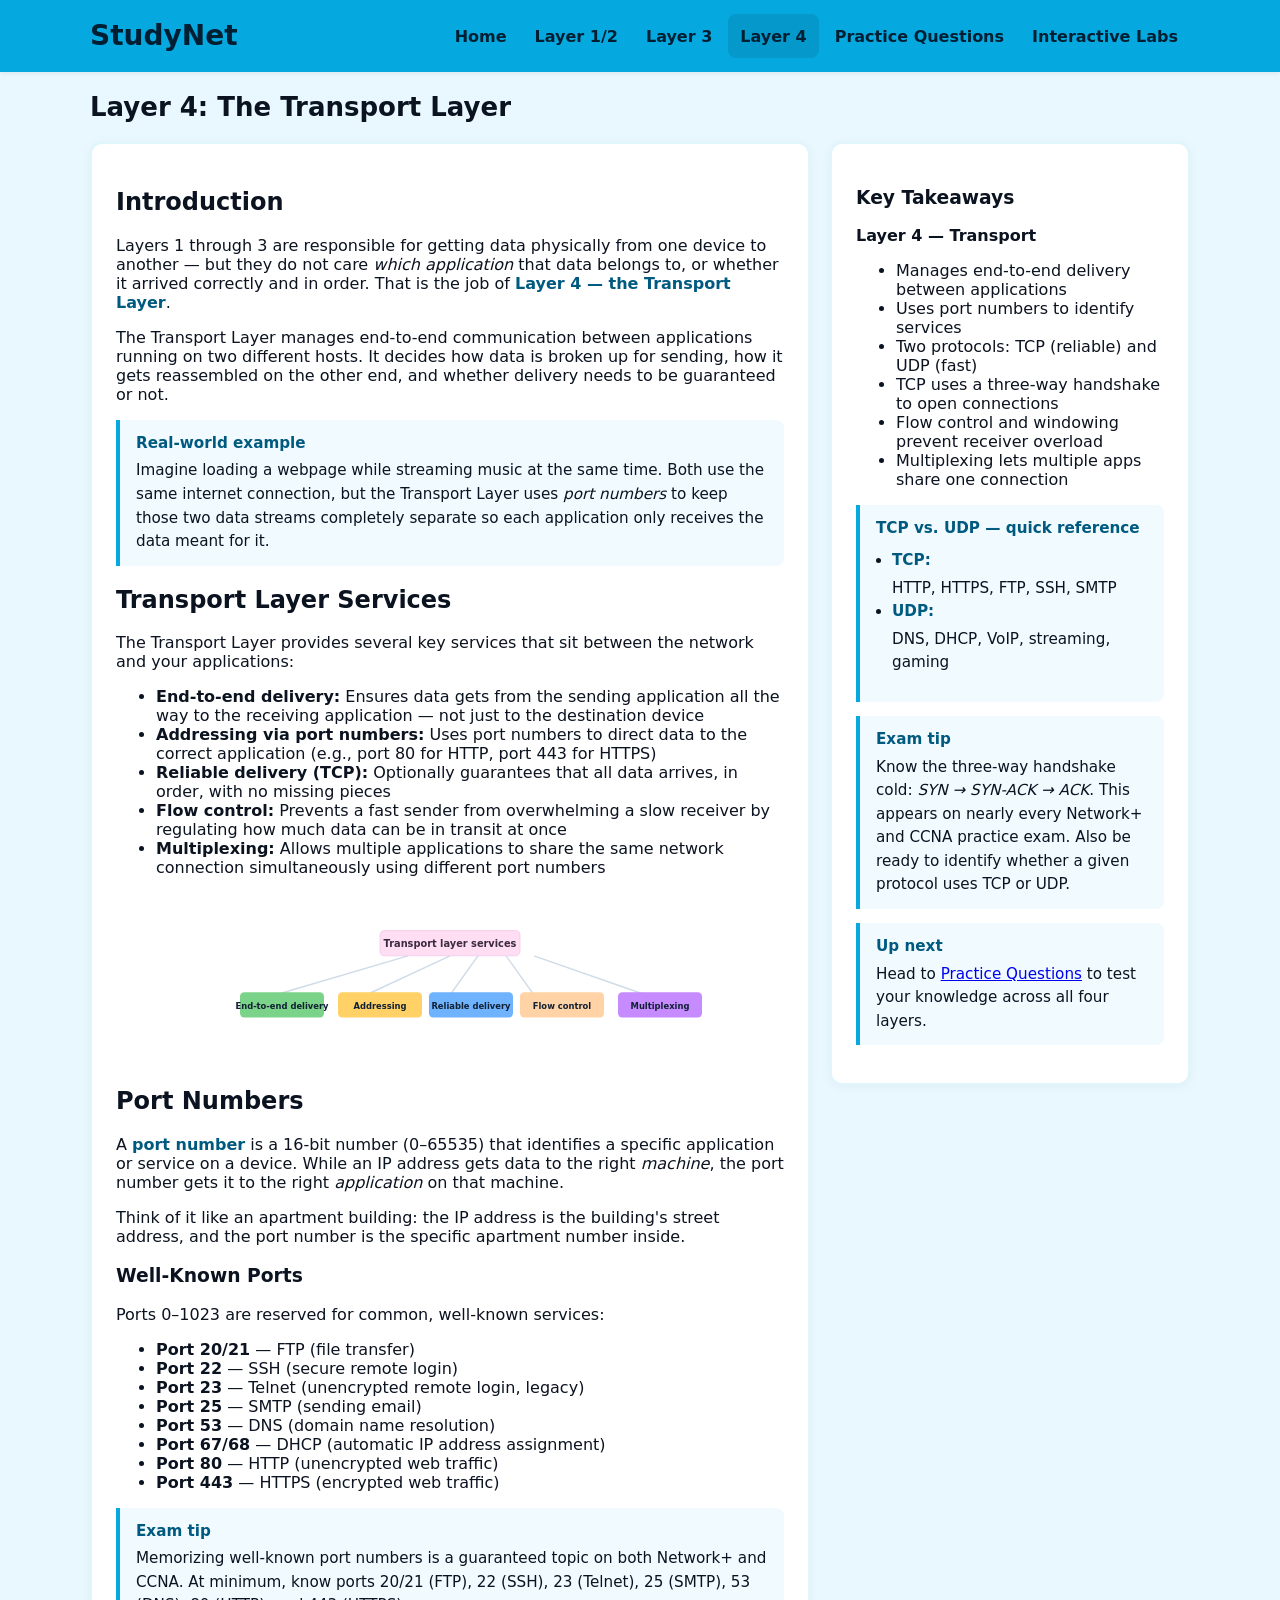
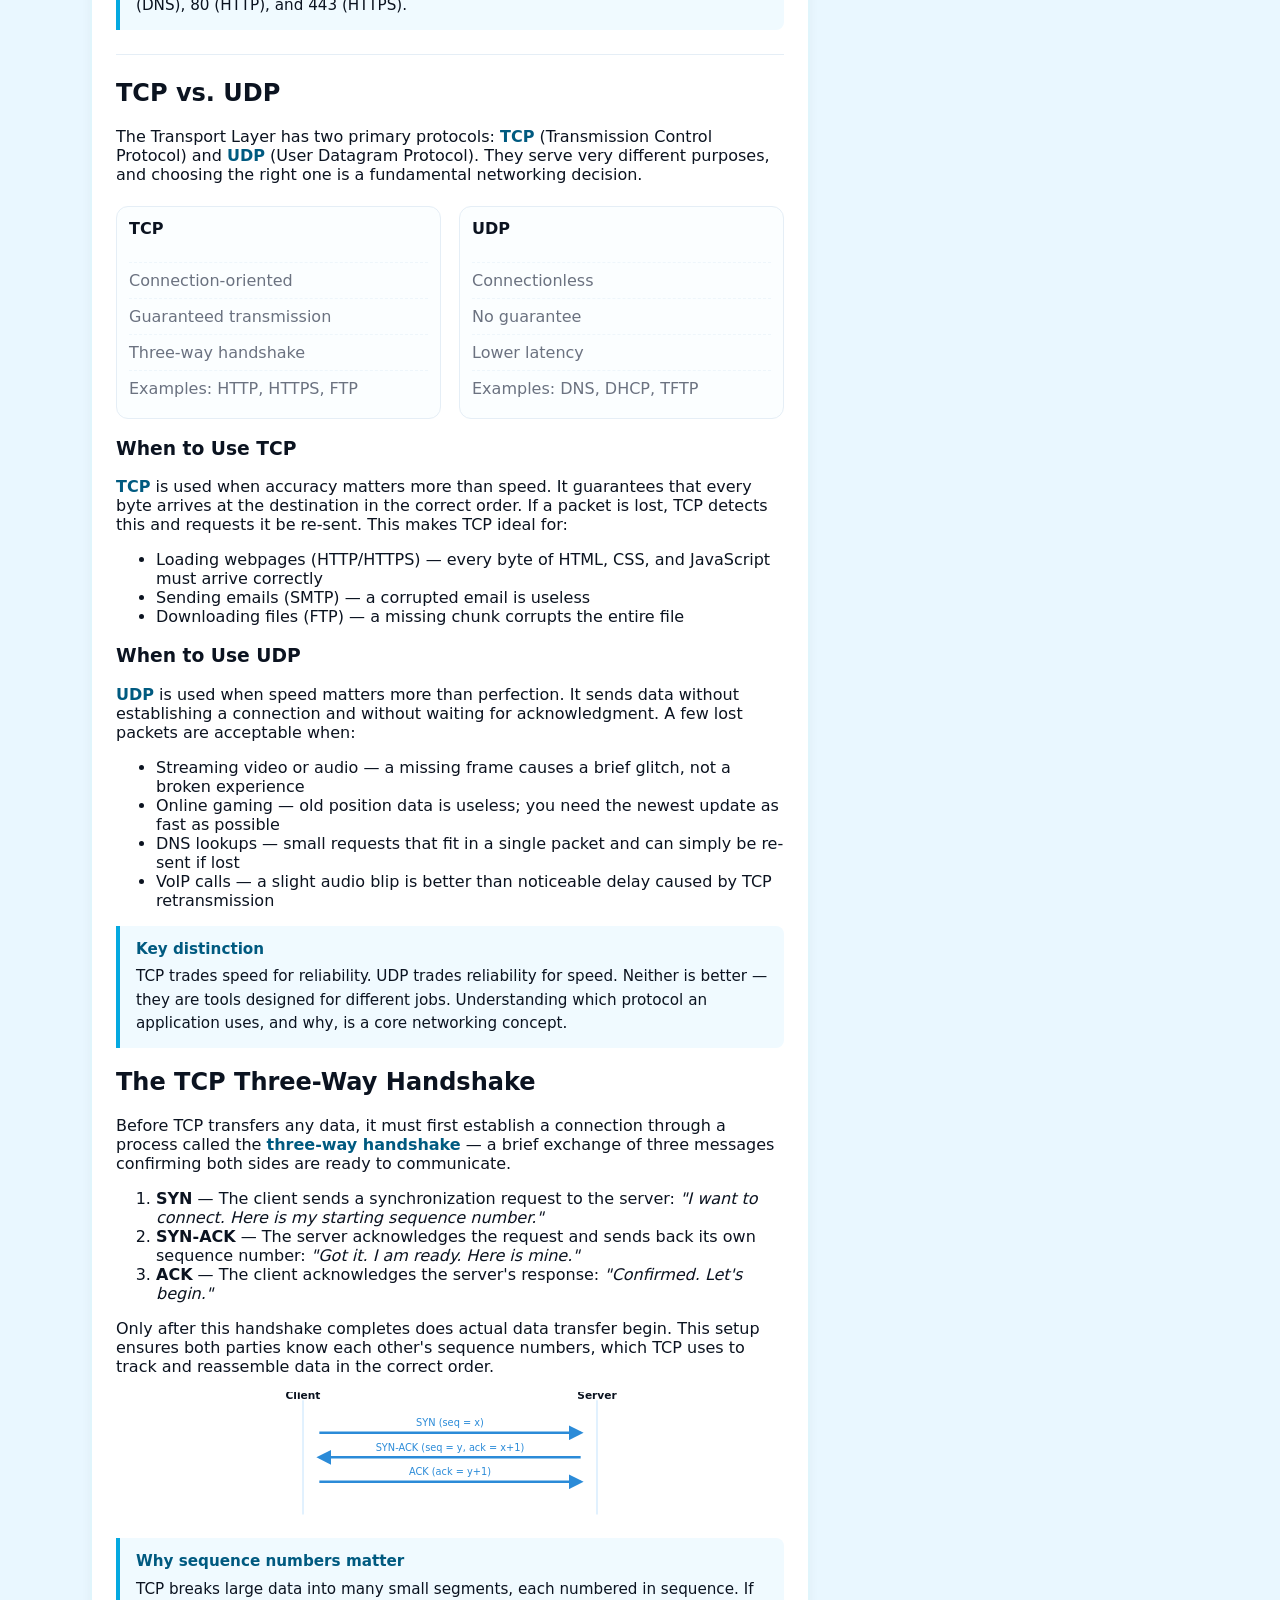
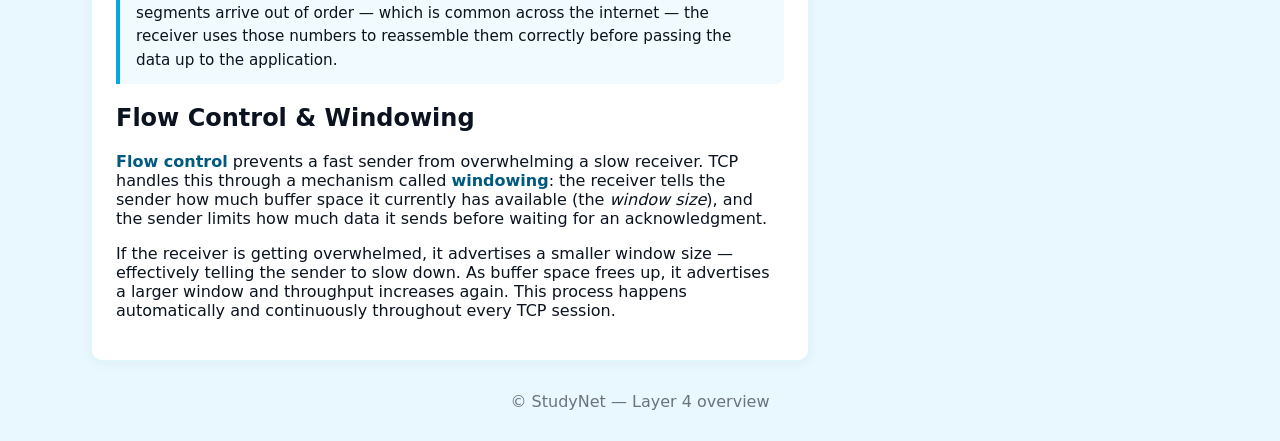
<file: layer-4-transport-layer.html>
<!doctype html>
<html lang="en">
<head>
  <meta charset="utf-8" />
  <meta name="viewport" content="width=device-width,initial-scale=1" />
  <title>StudyNet — Layer 4: Transport Layer</title>
  <link rel="stylesheet" href="styles.css">
</head>
<body>
  <header class="site-header" role="banner">
    <div class="container header-inner">
      <div class="brand">StudyNet</div>
 
      <button
        class="nav-toggle"
        aria-controls="main-nav"
        aria-expanded="false"
        aria-label="Toggle navigation"
      >
        <span class="icon-open"  aria-hidden="true">&#9776;</span>
        <span class="icon-close" aria-hidden="true">&#10005;</span>
      </button>
 
      <nav class="site-nav" id="main-nav" role="navigation" aria-label="Main navigation">
        <ul class="nav-list">
          <li><a href="index.html">Home</a></li>
          <li><a href="layer-1-2.html">Layer 1/2</a></li>
          <li><a href="layer-3.html">Layer 3</a></li>
          <li><a href="layer-4-transport-layer.html" aria-current="page">Layer 4</a></li>
          <li><a href="practicequestion.html">Practice Questions</a></li>
          <li><a href="interactivelabs.html">Interactive Labs</a></li>
        </ul>
      </nav>
    </div>
  </header>
 
  <main class="container" role="main">
    <header class="page-header">
      <h1 class="section-title">Layer 4: The Transport Layer</h1>
    </header>
 
    <div class="grid">
 
      <!-- Main content column -->
      <article class="card">
 
        <section aria-labelledby="intro-heading">
          <h2 id="intro-heading">Introduction</h2>
          <p>Layers 1 through 3 are responsible for getting data physically from one device to another — but they do not care <em>which application</em> that data belongs to, or whether it arrived correctly and in order. That is the job of <span class="def-term">Layer 4 — the Transport Layer</span>.</p>
          <p>The Transport Layer manages end-to-end communication between applications running on two different hosts. It decides how data is broken up for sending, how it gets reassembled on the other end, and whether delivery needs to be guaranteed or not.</p>
 
          <div class="callout">
            <strong>Real-world example</strong>
            Imagine loading a webpage while streaming music at the same time. Both use the same internet connection, but the Transport Layer uses <em>port numbers</em> to keep those two data streams completely separate so each application only receives the data meant for it.
          </div>
        </section>
 
        <section aria-labelledby="services-heading-main">
          <h2 id="services-heading-main">Transport Layer Services</h2>
          <p>The Transport Layer provides several key services that sit between the network and your applications:</p>
          <ul>
            <li><strong>End-to-end delivery:</strong> Ensures data gets from the sending application all the way to the receiving application — not just to the destination device</li>
            <li><strong>Addressing via port numbers:</strong> Uses port numbers to direct data to the correct application (e.g., port 80 for HTTP, port 443 for HTTPS)</li>
            <li><strong>Reliable delivery (TCP):</strong> Optionally guarantees that all data arrives, in order, with no missing pieces</li>
            <li><strong>Flow control:</strong> Prevents a fast sender from overwhelming a slow receiver by regulating how much data can be in transit at once</li>
            <li><strong>Multiplexing:</strong> Allows multiple applications to share the same network connection simultaneously using different port numbers</li>
          </ul>
 
          <div class="flow-wrap">
            <figure aria-hidden="false">
              <svg class="flow-svg" viewBox="0 0 840 160" role="img" aria-labelledby="flow-title">
                <title id="flow-title">Transport layer services diagram</title>
                <rect x="320" y="8" width="200" height="36" rx="6" class="central-box"/>
                <text x="420" y="32" text-anchor="middle" class="central-text">Transport layer services</text>
                <line x1="360" y1="44" x2="170" y2="100" class="connector"/>
                <line x1="420" y1="44" x2="300" y2="100" class="connector"/>
                <line x1="460" y1="44" x2="420" y2="100" class="connector"/>
                <line x1="500" y1="44" x2="540" y2="100" class="connector"/>
                <line x1="540" y1="44" x2="700" y2="100" class="connector"/>
                <rect x="120" y="96" width="120" height="36" rx="6" class="s1"/>
                <text x="180" y="120" text-anchor="middle" class="s-text">End-to-end delivery</text>
                <rect x="260" y="96" width="120" height="36" rx="6" class="s2"/>
                <text x="320" y="120" text-anchor="middle" class="s-text">Addressing</text>
                <rect x="390" y="96" width="120" height="36" rx="6" class="s3"/>
                <text x="450" y="120" text-anchor="middle" class="s-text">Reliable delivery</text>
                <rect x="520" y="96" width="120" height="36" rx="6" class="s4"/>
                <text x="580" y="120" text-anchor="middle" class="s-text">Flow control</text>
                <rect x="660" y="96" width="120" height="36" rx="6" class="s5"/>
                <text x="720" y="120" text-anchor="middle" class="s-text">Multiplexing</text>
              </svg>
            </figure>
          </div>
        </section>
 
        <section aria-labelledby="ports-heading">
          <h2 id="ports-heading">Port Numbers</h2>
          <p>A <span class="def-term">port number</span> is a 16-bit number (0–65535) that identifies a specific application or service on a device. While an IP address gets data to the right <em>machine</em>, the port number gets it to the right <em>application</em> on that machine.</p>
          <p>Think of it like an apartment building: the IP address is the building's street address, and the port number is the specific apartment number inside.</p>
 
          <h3>Well-Known Ports</h3>
          <p>Ports 0–1023 are reserved for common, well-known services:</p>
          <ul>
            <li><strong>Port 20/21</strong> — FTP (file transfer)</li>
            <li><strong>Port 22</strong> — SSH (secure remote login)</li>
            <li><strong>Port 23</strong> — Telnet (unencrypted remote login, legacy)</li>
            <li><strong>Port 25</strong> — SMTP (sending email)</li>
            <li><strong>Port 53</strong> — DNS (domain name resolution)</li>
            <li><strong>Port 67/68</strong> — DHCP (automatic IP address assignment)</li>
            <li><strong>Port 80</strong> — HTTP (unencrypted web traffic)</li>
            <li><strong>Port 443</strong> — HTTPS (encrypted web traffic)</li>
          </ul>
 
          <div class="callout">
            <strong>Exam tip</strong>
            Memorizing well-known port numbers is a guaranteed topic on both Network+ and CCNA. At minimum, know ports 20/21 (FTP), 22 (SSH), 23 (Telnet), 25 (SMTP), 53 (DNS), 80 (HTTP), and 443 (HTTPS).
          </div>
        </section>
 
        <hr style="border:none;border-top:1px solid #e5eef6;margin:24px 0;" />
 
        <section aria-labelledby="tcp-udp-heading">
          <h2 id="tcp-udp-heading">TCP vs. UDP</h2>
          <p>The Transport Layer has two primary protocols: <span class="def-term">TCP</span> (Transmission Control Protocol) and <span class="def-term">UDP</span> (User Datagram Protocol). They serve very different purposes, and choosing the right one is a fundamental networking decision.</p>
 
          <div class="tcp-udp" aria-label="TCP versus UDP comparison">
            <aside class="col tcp" aria-labelledby="tcp-heading">
              <h3 id="tcp-heading">TCP</h3>
              <ul>
                <li>Connection-oriented</li>
                <li>Guaranteed transmission</li>
                <li>Three-way handshake</li>
                <li>Examples: HTTP, HTTPS, FTP</li>
              </ul>
            </aside>
            <aside class="col udp" aria-labelledby="udp-heading">
              <h3 id="udp-heading">UDP</h3>
              <ul>
                <li>Connectionless</li>
                <li>No guarantee</li>
                <li>Lower latency</li>
                <li>Examples: DNS, DHCP, TFTP</li>
              </ul>
            </aside>
          </div>
 
          <h3>When to Use TCP</h3>
          <p><span class="def-term">TCP</span> is used when accuracy matters more than speed. It guarantees that every byte arrives at the destination in the correct order. If a packet is lost, TCP detects this and requests it be re-sent. This makes TCP ideal for:</p>
          <ul>
            <li>Loading webpages (HTTP/HTTPS) — every byte of HTML, CSS, and JavaScript must arrive correctly</li>
            <li>Sending emails (SMTP) — a corrupted email is useless</li>
            <li>Downloading files (FTP) — a missing chunk corrupts the entire file</li>
          </ul>
 
          <h3>When to Use UDP</h3>
          <p><span class="def-term">UDP</span> is used when speed matters more than perfection. It sends data without establishing a connection and without waiting for acknowledgment. A few lost packets are acceptable when:</p>
          <ul>
            <li>Streaming video or audio — a missing frame causes a brief glitch, not a broken experience</li>
            <li>Online gaming — old position data is useless; you need the newest update as fast as possible</li>
            <li>DNS lookups — small requests that fit in a single packet and can simply be re-sent if lost</li>
            <li>VoIP calls — a slight audio blip is better than noticeable delay caused by TCP retransmission</li>
          </ul>
 
          <div class="callout">
            <strong>Key distinction</strong>
            TCP trades speed for reliability. UDP trades reliability for speed. Neither is better — they are tools designed for different jobs. Understanding which protocol an application uses, and why, is a core networking concept.
          </div>
        </section>
 
        <section aria-labelledby="handshake-heading">
          <h2 id="handshake-heading">The TCP Three-Way Handshake</h2>
          <p>Before TCP transfers any data, it must first establish a connection through a process called the <span class="def-term">three-way handshake</span> — a brief exchange of three messages confirming both sides are ready to communicate.</p>
          <ol>
            <li><strong>SYN</strong> — The client sends a synchronization request to the server: <em>"I want to connect. Here is my starting sequence number."</em></li>
            <li><strong>SYN-ACK</strong> — The server acknowledges the request and sends back its own sequence number: <em>"Got it. I am ready. Here is mine."</em></li>
            <li><strong>ACK</strong> — The client acknowledges the server's response: <em>"Confirmed. Let's begin."</em></li>
          </ol>
          <p>Only after this handshake completes does actual data transfer begin. This setup ensures both parties know each other's sequence numbers, which TCP uses to track and reassemble data in the correct order.</p>
 
          <figure class="hand-svg" aria-hidden="false">
            <svg viewBox="0 0 720 160" role="img" aria-labelledby="hand-title">
              <title id="hand-title">Three-way handshake timeline</title>
              <line x1="180" y1="10" x2="180" y2="150" class="lane"/>
              <line x1="540" y1="10" x2="540" y2="150" class="lane"/>
              <text x="180" y="8" text-anchor="middle" class="lane-label">Client</text>
              <text x="540" y="8" text-anchor="middle" class="lane-label">Server</text>
              <defs>
                <marker id="arrow" viewBox="0 0 10 10" refX="8" refY="5" markerWidth="6" markerHeight="6" orient="auto-start-reverse">
                  <path d="M 0 0 L 10 5 L 0 10 z" class="arrow" />
                </marker>
              </defs>
              <line x1="200" y1="50" x2="520" y2="50" class="hand-line" marker-end="url(#arrow)" />
              <text x="360" y="42" text-anchor="middle" class="hand-text">SYN (seq = x)</text>
              <line x1="520" y1="80" x2="200" y2="80" class="hand-line" marker-end="url(#arrow)" />
              <text x="360" y="72" text-anchor="middle" class="hand-text">SYN-ACK (seq = y, ack = x+1)</text>
              <line x1="200" y1="110" x2="520" y2="110" class="hand-line" marker-end="url(#arrow)" />
              <text x="360" y="102" text-anchor="middle" class="hand-text">ACK (ack = y+1)</text>
            </svg>
          </figure>
 
          <div class="callout">
            <strong>Why sequence numbers matter</strong>
            TCP breaks large data into many small segments, each numbered in sequence. If segments arrive out of order — which is common across the internet — the receiver uses those numbers to reassemble them correctly before passing the data up to the application.
          </div>
        </section>
 
        <section aria-labelledby="flow-control-heading">
          <h2 id="flow-control-heading">Flow Control &amp; Windowing</h2>
          <p><span class="def-term">Flow control</span> prevents a fast sender from overwhelming a slow receiver. TCP handles this through a mechanism called <span class="def-term">windowing</span>: the receiver tells the sender how much buffer space it currently has available (the <em>window size</em>), and the sender limits how much data it sends before waiting for an acknowledgment.</p>
          <p>If the receiver is getting overwhelmed, it advertises a smaller window size — effectively telling the sender to slow down. As buffer space frees up, it advertises a larger window and throughput increases again. This process happens automatically and continuously throughout every TCP session.</p>
        </section>
 
      </article>
 
      <!-- Sidebar -->
      <aside class="card" aria-labelledby="key-takeaways">
        <h3 id="key-takeaways">Key Takeaways</h3>
 
        <p class="kv">Layer 4 — Transport</p>
        <ul>
          <li>Manages end-to-end delivery between applications</li>
          <li>Uses port numbers to identify services</li>
          <li>Two protocols: TCP (reliable) and UDP (fast)</li>
          <li>TCP uses a three-way handshake to open connections</li>
          <li>Flow control and windowing prevent receiver overload</li>
          <li>Multiplexing lets multiple apps share one connection</li>
        </ul>
 
        <div class="callout" style="margin-top:16px;">
          <strong>TCP vs. UDP — quick reference</strong>
          <ul style="margin-top:8px;padding-left:16px;">
            <li><strong>TCP:</strong> HTTP, HTTPS, FTP, SSH, SMTP</li>
            <li><strong>UDP:</strong> DNS, DHCP, VoIP, streaming, gaming</li>
          </ul>
        </div>
 
        <div class="callout" style="margin-top:12px;">
          <strong>Exam tip</strong>
          Know the three-way handshake cold: <em>SYN &rarr; SYN-ACK &rarr; ACK</em>. This appears on nearly every Network+ and CCNA practice exam. Also be ready to identify whether a given protocol uses TCP or UDP.
        </div>
 
        <div class="callout" style="margin-top:12px;">
          <strong>Up next</strong>
          Head to <a href="practicequestion.html">Practice Questions</a> to test your knowledge across all four layers.
        </div>
      </aside>
 
    </div>
 
    <footer class="site-footer" role="contentinfo">
      <p>&copy; StudyNet — Layer 4 overview</p>
    </footer>
  </main>
 
  <script>
    const toggle = document.querySelector('.nav-toggle');
    const nav    = document.getElementById('main-nav');
    toggle.addEventListener('click', () => {
      const expanded = toggle.getAttribute('aria-expanded') === 'true';
      toggle.setAttribute('aria-expanded', String(!expanded));
      nav.classList.toggle('is-open', !expanded);
    });
    nav.querySelectorAll('a').forEach(a => {
      a.addEventListener('click', () => {
        toggle.setAttribute('aria-expanded', 'false');
        nav.classList.remove('is-open');
      });
    });
  </script>
</body>
</html>
</file>
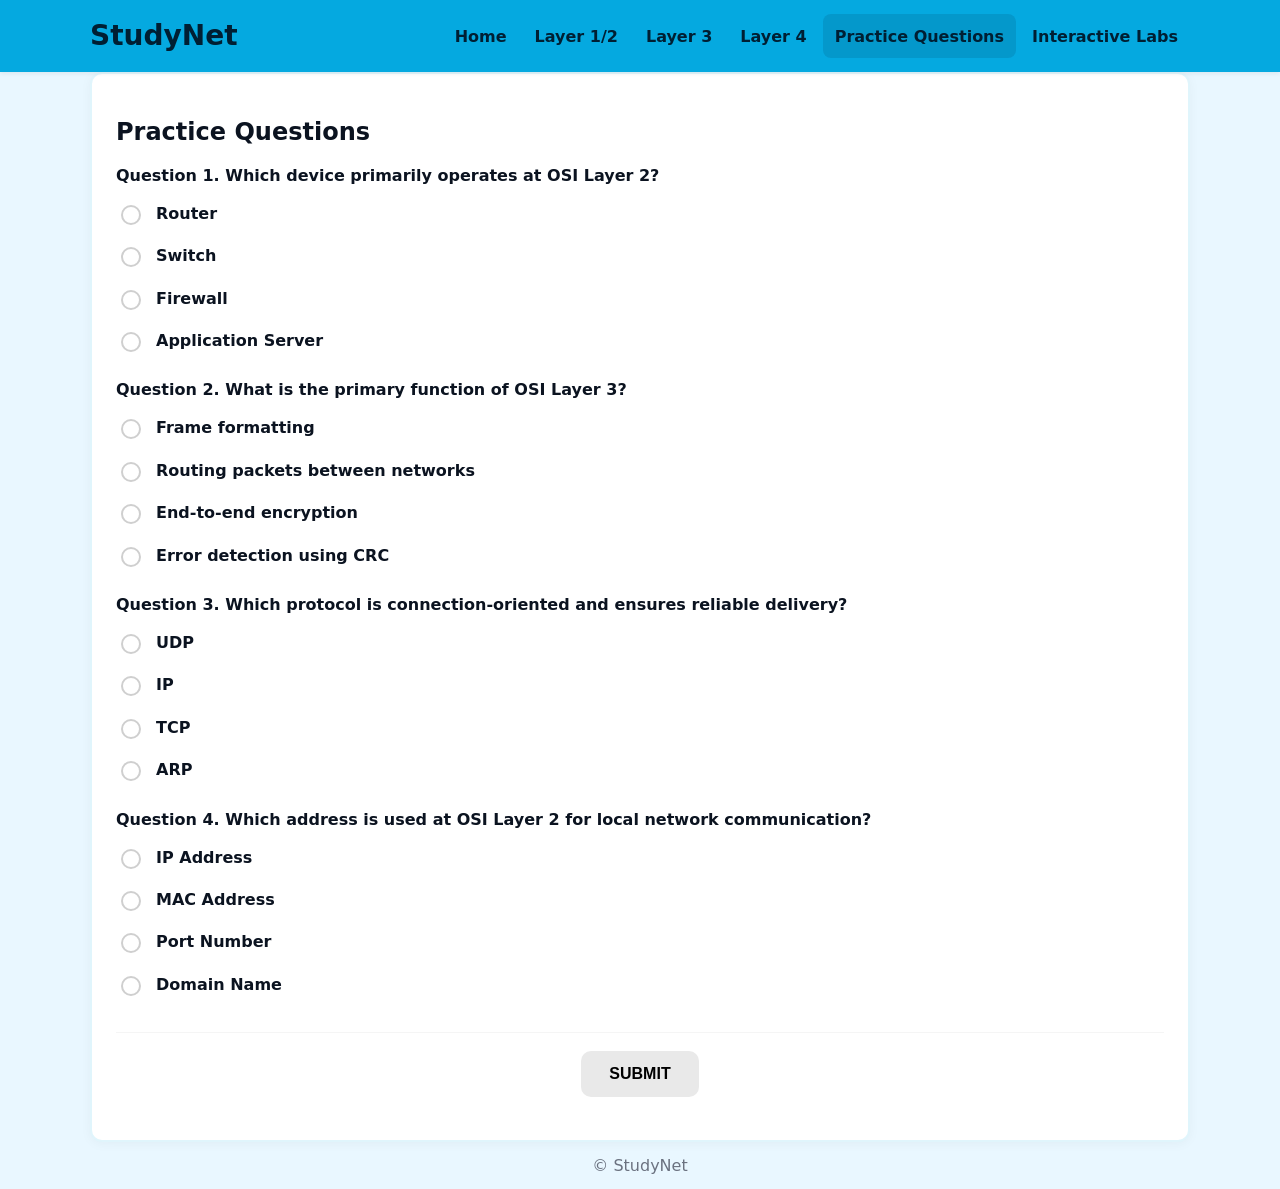
<file: practicequestion.html>
<!doctype html>
<html lang="en">
<head>
  <meta charset="utf-8" />
  <meta name="viewport" content="width=device-width,initial-scale=1" />
  <title>StudyNet — Practice Questions</title>
  <link rel="stylesheet" href="styles.css">
</head>

<script>
  document.addEventListener("DOMContentLoaded", () => {
    const form = document.querySelector(".practice-form");

    // Correct answers
    const correctAnswers = {
      q1: "b",
      q2: "b",
      q3: "c",
      q4: "b"
    };

    // Create a place to show messages
    const messageBox = document.createElement("div");
    messageBox.id = "form-message";
    messageBox.style.marginTop = "15px";
    messageBox.style.fontWeight = "bold";
    form.appendChild(messageBox);

    form.addEventListener("submit", (e) => {
      e.preventDefault();

      // Clear previous errors
      document.querySelectorAll(".question-error").forEach(el => el.remove());
      document.querySelectorAll(".question").forEach(q => {
        q.style.border = "";
        q.style.padding = "";
      });

      let allAnswered = true;
      let score = 0;

      for (const questionName in correctAnswers) {
        const checked = form.querySelector(`input[name="${questionName}"]:checked`);
        const questionSection = form.querySelector(`input[name="${questionName}"]`).closest(".question");

        if (!checked) {
          allAnswered = false;

          const error = document.createElement("p");
          error.className = "question-error";
          error.textContent = "Please select an answer for this question.";
          error.style.color = "red";
          error.style.marginTop = "8px";

          questionSection.appendChild(error);
          questionSection.style.border = "1px solid red";
          questionSection.style.padding = "10px";
        } else {
          if (checked.value === correctAnswers[questionName]) {
            score++;
          }
        }
      }

      if (!allAnswered) {
        messageBox.style.color = "red";
        messageBox.textContent = "Please answer all questions before submitting.";
        return;
      }

      messageBox.style.color = "green";
      messageBox.textContent = `Submitted successfully! You scored ${score} out of ${Object.keys(correctAnswers).length}.`;
    });
  });
</script>

<body>
  <header class="site-header" role="banner">
    <div class="container header-inner">
      <div class="brand">StudyNet</div>
 
      <button
        class="nav-toggle"
        aria-controls="main-nav"
        aria-expanded="false"
        aria-label="Toggle navigation"
      >
        <span class="icon-open"  aria-hidden="true">&#9776;</span>
        <span class="icon-close" aria-hidden="true">&#10005;</span>
      </button>
 
      <nav class="site-nav" id="main-nav" role="navigation" aria-label="Main navigation">
        <ul class="nav-list">
          <li><a href="index.html">Home</a></li>
          <li><a href="layer-1-2.html">Layer 1/2</a></li>
          <li><a href="layer-3.html">Layer 3</a></li>
          <li><a href="layer-4-transport-layer.html">Layer 4</a></li>
          <li><a href="practicequestion.html" aria-current="page">Practice Questions</a></li>
          <li><a href="interactivelabs.html">Interactive Labs</a></li>
        </ul>
      </nav>
    </div>
  </header>

  <main class="container">
    <article class="card practice-card" aria-labelledby="practice-title">
      <header class="card-header">
        <h1 id="practice-title">Practice Questions</h1>
      </header>

      <form class="practice-form" action="#" method="post" novalidate>
        <section class="question" aria-labelledby="q1-label">
          <h2 id="q1-label" class="question-title">Question 1. Which device primarily operates at OSI Layer 2?</h2>
          <fieldset>
            <label class="choice"><input type="radio" name="q1" value="a"><span class="choice-text">Router</span></label>
            <label class="choice"><input type="radio" name="q1" value="b"><span class="choice-text">Switch</span></label>
            <label class="choice"><input type="radio" name="q1" value="c"><span class="choice-text">Firewall</span></label>
            <label class="choice"><input type="radio" name="q1" value="d"><span class="choice-text">Application Server</span></label>
          </fieldset>
        </section>

        <section class="question" aria-labelledby="q2-label">
          <h2 id="q2_label" class="question-title">Question 2. What is the primary function of OSI Layer 3?</h2>
          <fieldset>
            <label class="choice"><input type="radio" name="q2" value="a"><span class="choice-text">Frame formatting</span></label>
            <label class="choice"><input type="radio" name="q2" value="b"><span class="choice-text">Routing packets between networks</span></label>
            <label class="choice"><input type="radio" name="q2" value="c"><span class="choice-text">End-to-end encryption</span></label>
            <label class="choice"><input type="radio" name="q2" value="d"><span class="choice-text">Error detection using CRC</span></label>
          </fieldset>
        </section>

        <section class="question" aria-labelledby="q3-label">
          <h2 id="q3-label" class="question-title">Question 3. Which protocol is connection-oriented and ensures reliable delivery?</h2>
          <fieldset>
            <label class="choice"><input type="radio" name="q3" value="a"><span class="choice-text">UDP</span></label>
            <label class="choice"><input type="radio" name="q3" value="b"><span class="choice-text">IP</span></label>
            <label class="choice"><input type="radio" name="q3" value="c"><span class="choice-text">TCP</span></label>
            <label class="choice"><input type="radio" name="q3" value="d"><span class="choice-text">ARP</span></label>
          </fieldset>
        </section>

        <section class="question" aria-labelledby="q4-label">
          <h2 id="q4-label" class="question-title">Question 4. Which address is used at OSI Layer 2 for local network communication?</h2>
          <fieldset>
            <label class="choice"><input type="radio" name="q4" value="a"><span class="choice-text">IP Address</span></label>
            <label class="choice"><input type="radio" name="q4" value="b"><span class="choice-text">MAC Address</span></label>
            <label class="choice"><input type="radio" name="q4" value="c"><span class="choice-text">Port Number</span></label>
            <label class="choice"><input type="radio" name="q4" value="d"><span class="choice-text">Domain Name</span></label>
          </fieldset>
        </section>

        <div class="form-actions">
          <button type="submit" class="btn-submit">SUBMIT</button>
        </div>
      </form>
    </article>
  </main>

  <footer class="site-footer" role="contentinfo">
    <div class="container">© StudyNet</div>
  </footer>
    <script>
    const toggle = document.querySelector('.nav-toggle');
    const nav    = document.getElementById('main-nav');
    toggle.addEventListener('click', () => {
      const expanded = toggle.getAttribute('aria-expanded') === 'true';
      toggle.setAttribute('aria-expanded', String(!expanded));
      nav.classList.toggle('is-open', !expanded);
    });
    nav.querySelectorAll('a').forEach(a => {
      a.addEventListener('click', () => {
        toggle.setAttribute('aria-expanded', 'false');
        nav.classList.remove('is-open');
      });
    });
  </script>
</body>
</html>
</file>
<file: styles.css>
:root{
  --accent:#05a9e0;
  --dark:#0b1320;
  --muted:#6b7280;
  --card-bg:#ffffff;
  --page-bg:#e9f7ff;
  --max-width:1100px;
  --radius:12px;
  --gap:16px;
}

/* Reset & base */
*,
*::before,
*::after {
  box-sizing: border-box;
}

html, body {
  height: 100%;
  margin: 0;
  font-family: Inter, system-ui, -apple-system, "Segoe UI", Roboto, Arial, sans-serif;
  color: var(--dark);
  background: var(--page-bg);
  -webkit-text-size-adjust: 100%;
  text-rendering: optimizeLegibility;
}

img, svg, video {
  max-width: 100%;
  height: auto;
  display: block;
}

.container {
  width: min(100% - 32px, var(--max-width));
  margin: 0 auto;
  padding: 0;
}

/* ----------------------------- */
/* Header / Nav                  */
/* ----------------------------- */
.site-header {
  background: var(--accent);
  position: sticky;
  top: 0;
  z-index: 10;
  padding: 14px 0;
  box-shadow: 0 2px 4px rgba(0,0,0,0.06);
}

.header-inner {
  display: flex;
  align-items: center;
  justify-content: space-between;
  gap: 16px;
  position: relative;
}

/* brand */
.brand {
  font-weight: 800;
  font-size: clamp(1.4rem, 4vw, 1.75rem);
  color: #001f33;
  text-decoration: none;
  line-height: 1.1;
  flex-shrink: 0;
}

/* Hamburger button — hidden on desktop, shown via media query */
.nav-toggle {
  display: none;
  background: none;
  border: 2px solid #001f33;
  border-radius: 6px;
  padding: 6px 10px;
  cursor: pointer;
  font-size: 20px;
  line-height: 1;
  color: #001f33;
  min-width: 44px;
  min-height: 44px;
  align-items: center;
  justify-content: center;
  flex-shrink: 0;
}

.nav-toggle:hover,
.nav-toggle:focus {
  background: rgba(0,31,51,0.08);
  outline: none;
}

/* icon visibility toggled by aria-expanded attribute */
.nav-toggle[aria-expanded="true"]  .icon-open  { display: none; }
.nav-toggle[aria-expanded="false"] .icon-close { display: none; }

/* nav — desktop: inline flex row */
.site-nav {
  flex: 1;
  display: flex;
  justify-content: flex-end;
}

.nav-list {
  list-style: none;
  margin: 0;
  padding: 0;
  display: flex;
  gap: 4px;
  align-items: center;
  flex-wrap: wrap;
}

.nav-list a {
  text-decoration: none;
  color: #001f33;
  font-weight: 600;
  padding: 8px 12px;
  border-radius: 8px;
  display: inline-flex;
  align-items: center;
  min-height: 44px;
  white-space: nowrap;
}

.nav-list a:focus,
.nav-list a:hover {
  background: rgba(0,31,51,0.08);
  text-decoration: none;
}

.nav-list a[aria-current="page"] {
  background: rgba(0,31,51,0.12);
  font-weight: 700;
}

/* ----------------------------- */
/* Card / Grid / Generic Layout  */
/* ----------------------------- */
.card {
  background: var(--card-bg);
  padding: clamp(16px, 3vw, 24px);
  border-radius: var(--radius);
  border: 2px solid rgba(5,169,224,0.12);
  box-shadow: 0 2px 12px rgba(11, 19, 32, 0.04);
}

.grid {
  display: grid;
  grid-template-columns: minmax(0, 1fr) minmax(280px, 360px);
  gap: 20px;
  align-items: start;
}

/* Headings, sections */
.section-title {
  font-size: clamp(1.25rem, 3.5vw, 1.625rem);
  margin: 0 0 12px;
}

.page-header {
  margin: 20px 0;
}

/* Hero */
.hero {
  display: grid;
  grid-template-columns: minmax(0, 1fr) minmax(220px, 320px);
  gap: 20px;
  align-items: center;
  padding: 10px 0;
}

.hero-content {
  min-width: 0;
}

.lead {
  color: var(--muted);
  line-height: 1.6;
  font-size: 1rem;
}

.hero-figure {
  width: 100%;
  margin: 0;
}

.responsive-figure {
  width: 100%;
  height: auto;
  border-radius: 8px;
}

/* Callout / tip boxes */
.callout {
  background: #f0faff;
  border-left: 4px solid var(--accent);
  border-radius: 0 8px 8px 0;
  padding: 12px 16px;
  margin: 14px 0;
  color: var(--dark);
  font-size: 0.95rem;
  line-height: 1.55;
}

.callout strong {
  display: block;
  margin-bottom: 4px;
  color: #005a80;
}

.def-term {
  font-weight: 700;
  color: #005a80;
}

/* Logo row on home */
.logo-row {
  display: flex;
  gap: 16px;
  align-items: center;
  flex-wrap: wrap;
  margin-top: 12px;
}

.logo-img {
  max-width: 130px;
  height: auto;
}

/* ----------------------------- */
/* Layer / Flow / Diagram styles */
/* ----------------------------- */
.kv {
  font-weight: 700;
}

.figure {
  margin-top: 12px;
}

.flow-wrap {
  display: flex;
  justify-content: center;
  margin: 18px 0;
  overflow-x: auto;
  -webkit-overflow-scrolling: touch;
}

.flow-svg {
  width: 100%;
  max-width: 840px;
  height: auto;
  min-height: 140px;
}

.central-box  { fill: #ffddf2; stroke: #f1c5e8; }
.central-text { font-size: 14px; font-weight: 700; fill: #3a2b40; }
.connector    { stroke: #cfdbe8; stroke-width: 2; }

.s1 { fill: #7bd389; }
.s2 { fill: #ffd166; }
.s3 { fill: #6fb3ff; }
.s4 { fill: #ffd3a5; }
.s5 { fill: #c58bff; }

.s-text { font-size: 12px; font-weight: 700; fill: #102033; }

/* TCP/UDP comparison */
.tcp-udp {
  display: grid;
  grid-template-columns: repeat(2, minmax(0, 1fr));
  gap: 18px;
  margin-top: 22px;
}

.col {
  border-radius: var(--radius);
  border: 1px solid #e5eef6;
  background: #fbfeff;
  overflow: hidden;
}

.col h3 {
  margin: 0;
  padding: 12px;
  font-size: 1rem;
}

.col ul {
  list-style: none;
  margin: 0;
  padding: 12px;
  color: var(--muted);
}

.col li {
  padding: 8px 0;
  border-top: 1px dashed #eef6fb;
}

/* Handshake SVG */
.hand-svg {
  display: flex;
  justify-content: center;
  margin-top: 12px;
  overflow-x: auto;
}

.lane        { stroke: #dbeefe; stroke-width: 2; }
.lane-label  { font-size: 13px; font-weight: 700; fill: var(--dark); }
.arrow       { fill: #2b8bd8; }
.hand-line   { stroke: #2b8bd8; stroke-width: 3; }
.hand-text   { font-size: 12px; fill: #2b8bd8; }
.lane-sub    { font-size: 11px; fill: var(--muted); }

/* ----------------------------- */
/* Practice Questions styles     */
/* ----------------------------- */
.question { margin-top: 18px; }

.question-title {
  font-size: 1rem;
  margin: 0 0 8px;
  font-weight: 700;
}

fieldset { border: 0; padding: 0; margin: 0; }

.choice {
  display: flex;
  align-items: flex-start;
  gap: 12px;
  padding: 10px 0;
  cursor: pointer;
  line-height: 1.4;
}

.choice input[type="radio"] {
  appearance: none;
  width: 20px;
  height: 20px;
  min-width: 20px;
  border-radius: 50%;
  border: 2px solid #cfcfcf;
  margin-top: 2px;
  flex: 0 0 auto;
}

.choice input[type="radio"]:checked {
  border-color: var(--accent);
  box-shadow: inset 0 0 0 6px rgba(5,169,224,0.12);
}

.choice-text { font-weight: 600; }

.form-actions {
  margin-top: 26px;
  border-top: 1px solid rgba(0,0,0,0.04);
  padding: 18px 0 4px;
  display: flex;
  justify-content: center;
}

.btn-submit {
  background: #e9e9e9;
  border: 0;
  padding: 14px 28px;
  font-size: 1rem;
  font-weight: 800;
  border-radius: 10px;
  cursor: pointer;
  min-height: 44px;
}

.btn-submit:hover {
  transform: translateY(-1px);
  box-shadow: 0 6px 20px rgba(5,169,224,0.08);
}

/* ----------------------------- */
/* Labs list                     */
/* ----------------------------- */
.labs {
  list-style: none;
  padding: 0;
  margin: 0;
  display: grid;
  gap: 20px;
}

.lab-item {
  max-width: 560px;
  width: 100%;
  text-align: center;
  margin: 0 auto;
}

.lab-title {
  margin: 0 0 10px;
  font-size: 1.125rem;
  font-weight: 800;
}

.lab-links {
  display: flex;
  flex-direction: column;
  gap: 8px;
  align-items: center;
}

.lab-link,
.pdf-link {
  text-decoration: none;
  font-weight: 700;
  color: var(--dark);
  padding: 10px 14px;
  border-radius: 8px;
  min-height: 44px;
  display: inline-flex;
  align-items: center;
}

.lab-link:hover,
.pdf-link:hover { text-decoration: underline; }

/* Utilities */
.note {
  margin-top: 12px;
  background: #fbfdff;
  border-radius: 8px;
  padding: 12px;
  border: 1px solid #e6f3ff;
  color: var(--muted);
}

.site-footer {
  padding: 14px 0;
  text-align: center;
  color: var(--muted);
}

.visually-hidden,
.sr-only {
  position: absolute !important;
  height: 1px;
  width: 1px;
  overflow: hidden;
  clip: rect(1px,1px,1px,1px);
  white-space: nowrap;
}

/* ----------------------------- */
/* Responsive tweaks             */
/* ----------------------------- */
@media (max-width: 900px) {
  .grid,
  .hero,
  .tcp-udp {
    grid-template-columns: 1fr;
  }

  .hero-figure {
    max-width: 420px;
    margin: 0 auto;
  }
}

/* ---- Mobile nav ---- */
@media (max-width: 720px) {
  /* header row: brand | toggle | (nav below) */
  .header-inner {
    flex-wrap: wrap;
    align-items: center;
  }

  .brand  { flex: 1; padding: 4px 0; }

  /* Show hamburger */
  .nav-toggle { display: flex; }

  /* Nav becomes a full-width dropdown below the header bar */
  .site-nav {
    flex: none;
    order: 3;
    width: 100%;
    display: none;             /* hidden by default */
    background: var(--accent);
    border-top: 1px solid rgba(0,31,51,0.1);
    position: absolute;
    top: 100%;
    left: 0;
    right: 0;
    box-shadow: 0 6px 20px rgba(0,0,0,0.1);
    z-index: 9;
    padding: 8px 16px 14px;
  }

  /* JS toggles this class */
  .site-nav.is-open { display: block; }

  .nav-list {
    flex-direction: column;
    align-items: stretch;
    gap: 2px;
  }

  .nav-list li  { width: 100%; }

  .nav-list a {
    width: 100%;
    justify-content: flex-start;
    padding: 12px 14px;
    border-radius: 8px;
  }

  .page-header { margin: 16px 0; }
  .card { border-radius: 10px; }
}

@media (max-width: 420px) {
  .container { width: min(100% - 20px, var(--max-width)); }
  .brand     { font-size: 1.25rem; }
  .card      { padding: 16px; }
  .btn-submit { width: 100%; }
  .lead      { font-size: 0.98rem; }
}
</file>
